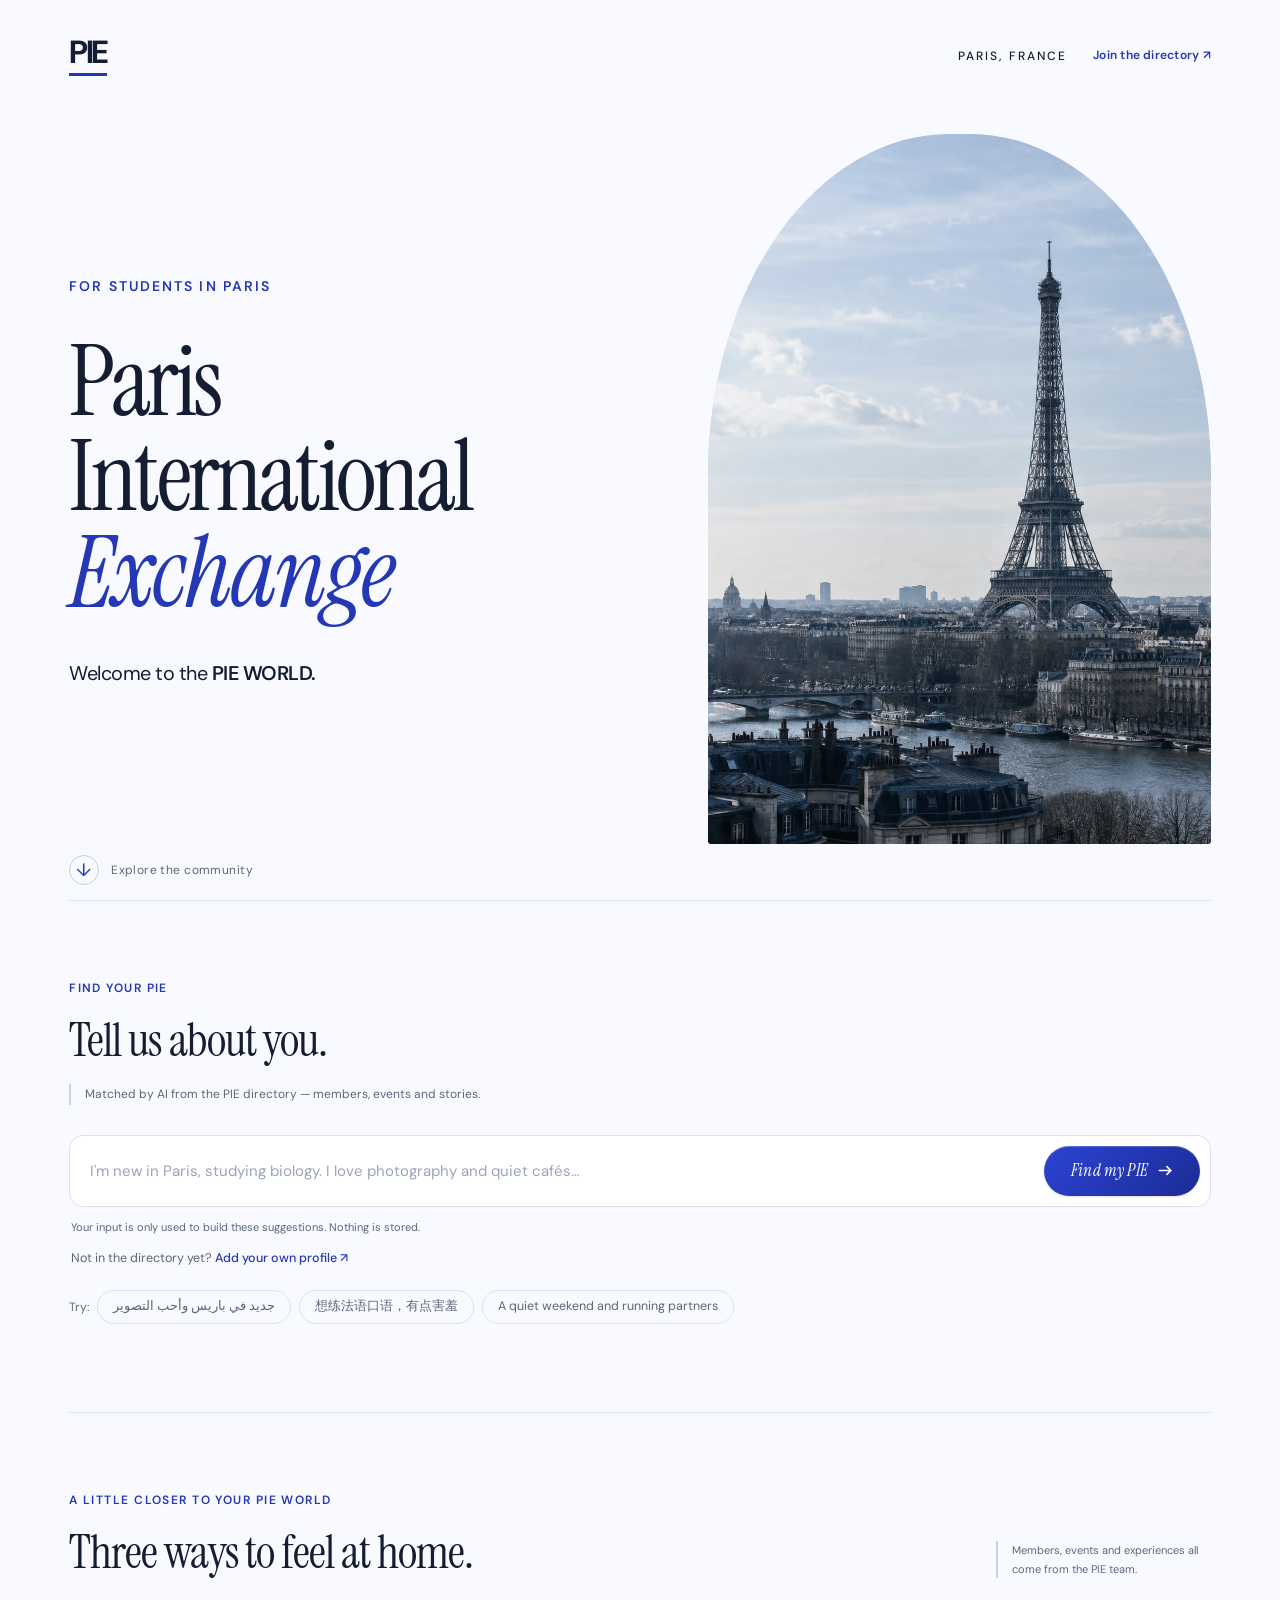
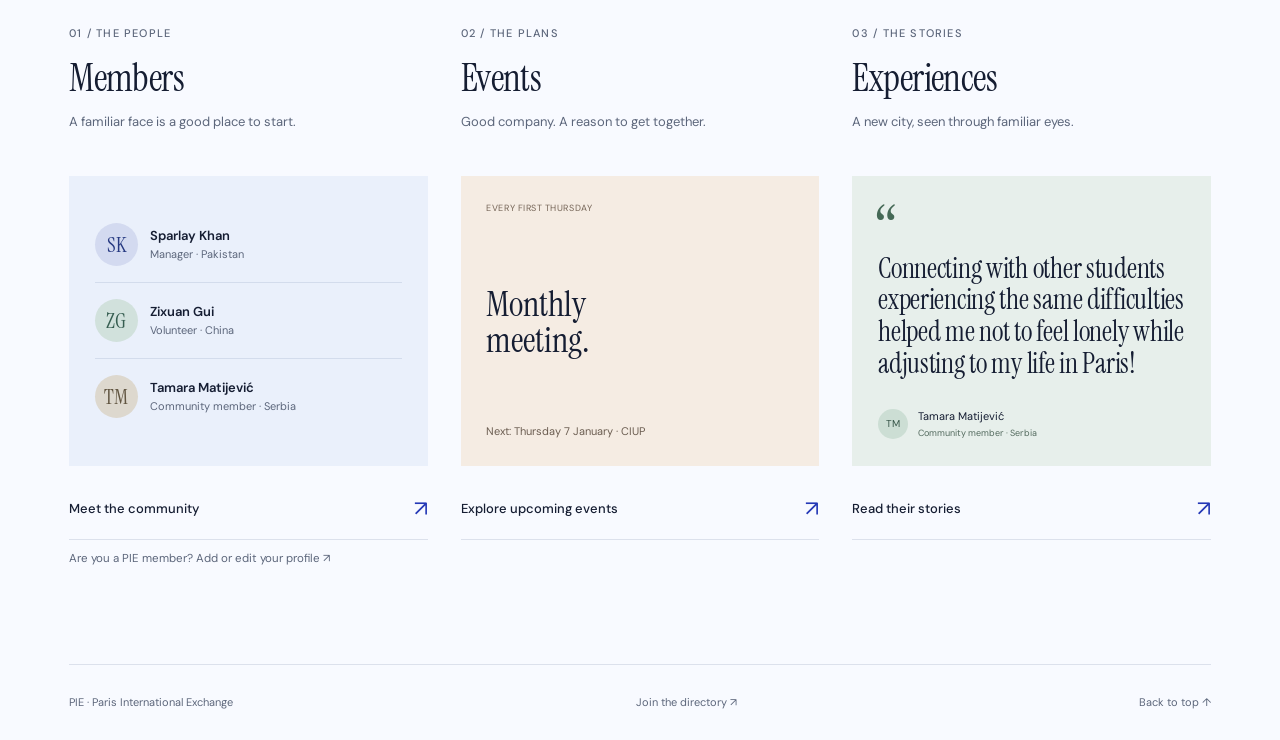
<file: index.html>
<!doctype html>
<html lang="en">
  <head>
    <meta charset="utf-8" />
    <meta name="viewport" content="width=device-width, initial-scale=1" />
    <meta name="theme-color" content="#f8faff" />
    <meta name="description" content="Paris International Exchange. A community for international students in Paris. Welcome to the PIE WORLD." />
    <title>Paris International Exchange</title>
    <link rel="icon" type="image/svg+xml" href="data:image/svg+xml,%3Csvg xmlns='http://www.w3.org/2000/svg' viewBox='0 0 64 64'%3E%3Crect width='64' height='64' rx='14' fill='%232438b6'/%3E%3Ctext x='32' y='46' text-anchor='middle' font-family='Georgia,serif' font-size='45' fill='white'%3EP%3C/text%3E%3C/svg%3E" />
    <link rel="preconnect" href="https://fonts.googleapis.com" />
    <link rel="preconnect" href="https://fonts.gstatic.com" crossorigin />
    <link href="https://fonts.googleapis.com/css2?family=DM+Sans:wght@400;500;600;700&family=Instrument+Serif:ital@0;1&display=swap" rel="stylesheet" />
    <link rel="stylesheet" href="./style.css" />
    <link rel="stylesheet" href="./community.css" />
    <script src="./main.js" defer></script>
  </head>
  <body id="top">
    <a class="skip-link" href="#main-content">Skip to content</a>
    <div class="page">
      <header class="masthead">
        <span class="wordmark" aria-label="PIE">PIE<span class="wordmark-line" aria-hidden="true"></span></span>
        <div class="masthead-side">
          <span class="location">PARIS, FRANCE</span>
          <a class="masthead-join" href="./join.html" data-account-link>Join the directory <span aria-hidden="true">↗</span></a>
        </div>
      </header>
      <main id="main-content">
        <section class="hero" aria-labelledby="hero-title">
          <div class="hero-copy">
            <p class="eyebrow">FOR STUDENTS IN PARIS</p>
            <h1 id="hero-title"><span>Paris</span><span>International</span><em>Exchange</em></h1>
            <p class="welcome">Welcome to the <strong>PIE WORLD.</strong></p>
          </div>
          <figure class="paris-visual">
            <img src="./assets/paris-editorial.webp" alt="An editorial view of the Eiffel Tower above the rooftops of Paris" width="1122" height="1402" fetchpriority="high" decoding="async" />
          </figure>
          <a class="scroll-cue" href="#discover">
            <span class="scroll-cue-arrow" aria-hidden="true">↓</span>
            <span>Explore the community</span>
          </a>
        </section>

        <section class="finder" id="finder" aria-labelledby="finder-title">
          <header class="finder-heading">
            <p class="section-kicker">FIND YOUR PIE</p>
            <h2 id="finder-title">Tell us about you.</h2>
            <p class="demo-note">Matched by AI from the PIE directory — members, events and stories.</p>
          </header>
          <form class="finder-composer" id="finder-form">
            <textarea id="finder-input" name="q" rows="1" maxlength="600" autocomplete="off" aria-label="Describe your background and what you are looking for" placeholder="I'm new in Paris, studying biology. I love photography and quiet cafés…"></textarea>
            <button type="submit" class="finder-submit" id="finder-submit"><span class="finder-submit-label">Find my PIE</span><svg class="finder-submit-arrow" viewBox="0 0 16 16" width="15" height="15" aria-hidden="true" fill="none" stroke="currentColor" stroke-width="1.7" stroke-linecap="round" stroke-linejoin="round"><path d="M1.5 8h12.5M9.5 3.8 13.7 8l-4.2 4.2" /></svg></button>
          </form>
          <p class="finder-privacy">Your input is only used to build these suggestions. Nothing is stored.</p>
          <p class="finder-join" data-account-hint>Not in the directory yet? <a href="./join.html">Add your own profile <span aria-hidden="true">↗</span></a></p>
          <div class="finder-examples">
            <span>Try:</span>
            <button type="button" class="finder-example" dir="auto" lang="ar">جديد في باريس وأحب التصوير</button>
            <button type="button" class="finder-example" dir="auto" lang="zh">想练法语口语，有点害羞</button>
            <button type="button" class="finder-example" dir="auto">A quiet weekend and running partners</button>
          </div>
          <div class="finder-results" id="finder-results" hidden aria-live="polite">
            <div class="finder-results-head">
              <span class="finder-mode" id="finder-mode" hidden></span>
              <p class="finder-results-note" id="finder-results-note"></p>
            </div>
            <p class="finder-results-summary" id="finder-results-summary" hidden></p>
            <div class="finder-grid" id="finder-grid"></div>
          </div>
        </section>

        <section class="discover" id="discover" aria-labelledby="discover-title">
          <header class="discover-heading">
            <div>
              <p class="section-kicker">A LITTLE CLOSER TO YOUR PIE WORLD</p>
              <h2 id="discover-title">Three ways to feel at home.</h2>
            </div>
            <p class="demo-note">Members, events and experiences all come from the PIE team.</p>
          </header>

          <div class="gateway-grid">
            <article class="gateway gateway--members" data-reveal>
              <p class="gateway-number">01 / THE PEOPLE</p>
              <h3>Members</h3>
              <p class="gateway-description">A familiar face is a good place to start.</p>
              <div class="gateway-preview member-preview" aria-label="Example members">
                <div class="preview-person"><span class="preview-avatar avatar--sparlay" aria-hidden="true">SK</span><div><strong>Sparlay Khan</strong><span>Manager · Pakistan</span></div></div>
                <div class="preview-person"><span class="preview-avatar avatar--zixuan" aria-hidden="true">ZG</span><div><strong>Zixuan Gui</strong><span>Volunteer · China</span></div></div>
                <div class="preview-person"><span class="preview-avatar avatar--tamara" aria-hidden="true">TM</span><div><strong>Tamara Matijević</strong><span>Community member · Serbia</span></div></div>
              </div>
              <a class="gateway-link" href="./members.html">Meet the community <span aria-hidden="true">↗</span></a>
              <a class="gateway-sub" href="./join.html" data-account-cta>Are you a PIE member? Add or edit your profile <span aria-hidden="true">↗</span></a>
            </article>

            <article class="gateway gateway--events" data-reveal>
              <p class="gateway-number">02 / THE PLANS</p>
              <h3>Events</h3>
              <p class="gateway-description">Good company. A reason to get together.</p>
              <div class="gateway-preview event-preview">
                <div class="preview-event-top"><span class="preview-event-type">EVERY FIRST THURSDAY</span></div>
                <p class="preview-event-title">Monthly<br />meeting.</p>
                <p class="preview-event-meta">Next: <span id="preview-meeting-date">the first Thursday</span> · CIUP</p>
              </div>
              <a class="gateway-link" href="./events.html">Explore upcoming events <span aria-hidden="true">↗</span></a>
            </article>

            <article class="gateway gateway--experiences" data-reveal>
              <p class="gateway-number">03 / THE STORIES</p>
              <h3>Experiences</h3>
              <p class="gateway-description">A new city, seen through familiar eyes.</p>
              <div class="gateway-preview experience-preview">
                <span class="preview-quote-mark" aria-hidden="true">&ldquo;</span>
                <blockquote>Connecting with other students experiencing the same difficulties helped me not to feel lonely while adjusting to my life in Paris!</blockquote>
                <p class="preview-story-author"><span class="story-author-dot" aria-hidden="true">TM</span><span>Tamara Matijević<span>Community member · Serbia</span></span></p>
              </div>
              <a class="gateway-link" href="./experiences.html">Read their stories <span aria-hidden="true">↗</span></a>
            </article>
          </div>
        </section>
      </main>
      <footer class="site-footer"><span>PIE · Paris International Exchange</span><a href="./join.html" data-account-link>Join the directory <span aria-hidden="true">↗</span></a><a href="#top">Back to top <span aria-hidden="true">↑</span></a></footer>
    </div>
  </body>
</html>
</file>
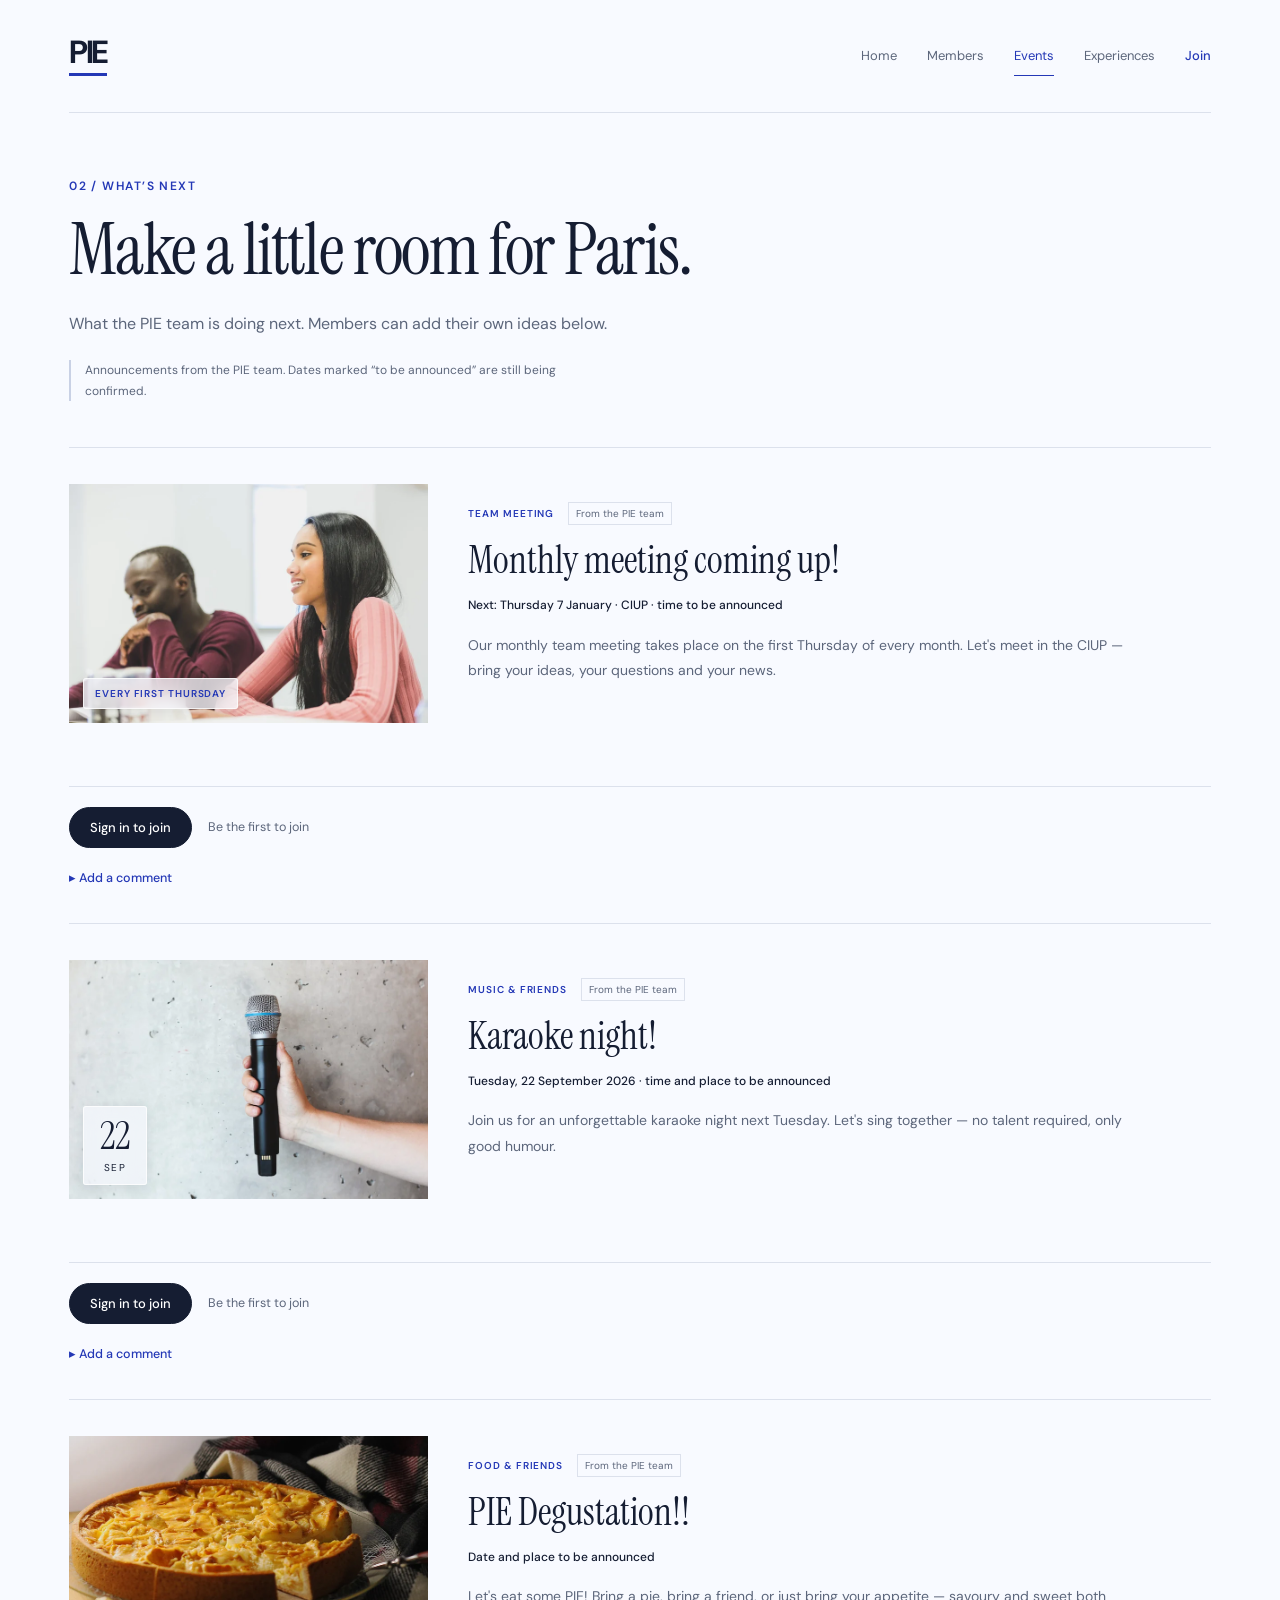
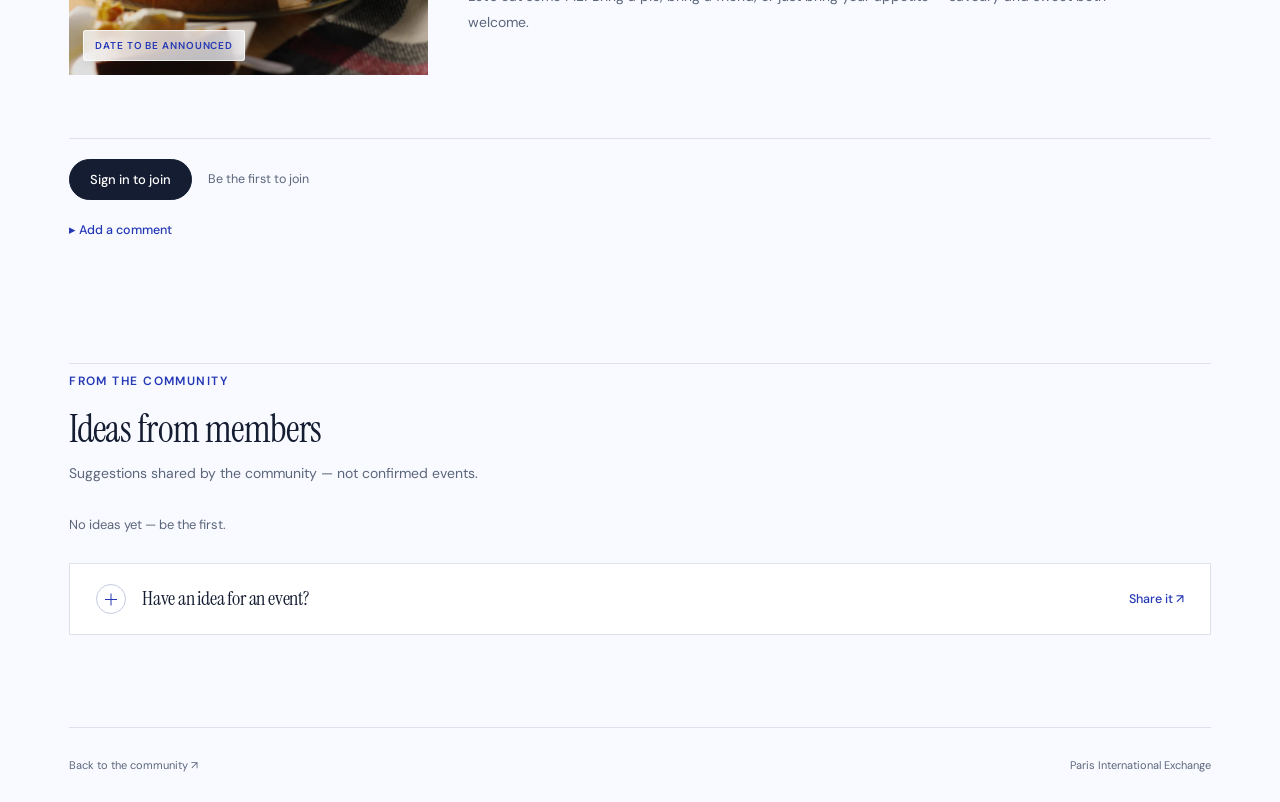
<file: events.html>
<!doctype html>
<html lang="en">
  <head>
    <meta charset="utf-8" />
    <meta name="viewport" content="width=device-width, initial-scale=1" />
    <meta name="theme-color" content="#f8faff" />
    <meta name="description" content="Preview the PIE events page: coffee, city walks, and shared moments for international students in Paris." />
    <title>Events — Paris International Exchange</title>
    <link rel="icon" type="image/svg+xml" href="data:image/svg+xml,%3Csvg xmlns='http://www.w3.org/2000/svg' viewBox='0 0 64 64'%3E%3Crect width='64' height='64' rx='14' fill='%232438b6'/%3E%3Ctext x='32' y='46' text-anchor='middle' font-family='Georgia,serif' font-size='45' fill='white'%3EP%3C/text%3E%3C/svg%3E" />
    <link rel="preconnect" href="https://fonts.googleapis.com" />
    <link rel="preconnect" href="https://fonts.gstatic.com" crossorigin />
    <link href="https://fonts.googleapis.com/css2?family=DM+Sans:wght@400;500;600;700&amp;family=Instrument+Serif:ital@0;1&amp;display=swap" rel="stylesheet" />
    <link rel="stylesheet" href="./style.css" />
    <link rel="stylesheet" href="./community.css" />
    <script src="./main.js" defer></script>
  </head>
  <body class="inner-page">
    <a class="skip-link" href="#main-content">Skip to content</a>
    <div class="page">
      <header class="masthead">
        <a class="wordmark" href="./index.html" aria-label="PIE home">PIE<span class="wordmark-line" aria-hidden="true"></span></a>
        <nav class="site-nav" aria-label="Main navigation">
          <a href="./index.html">Home</a>
          <a href="./members.html">Members</a>
          <a href="./events.html" aria-current="page">Events</a>
          <a href="./experiences.html">Experiences</a>
          <a class="site-nav-account" href="./join.html" data-account-link>Join</a>
        </nav>
      </header>
      <main id="main-content">
        <header class="page-intro">
          <p class="section-kicker">02 / WHAT’S NEXT</p>
          <h1 class="page-title">Make a little room for Paris.</h1>
          <p class="page-lead">What the PIE team is doing next. Members can add their own ideas below.</p>
          <p class="demo-note">Announcements from the PIE team. Dates marked “to be announced” are still being confirmed.</p>
        </header>
        <section class="event-list" aria-label="Example events">
          <article class="event-row" id="monthly-meeting">
            <div class="event-media">
              <figure class="event-photo">
                <img src="./assets/event-monthly-meeting.webp" alt="Two students talking at a table during a meeting" width="800" height="533" loading="lazy" decoding="async" />
              </figure>
              <p class="event-badge">EVERY FIRST THURSDAY</p>
            </div>
            <div class="event-body">
              <div class="event-heading">
                <p class="event-category">TEAM MEETING</p>
                <span class="event-status">From the PIE team</span>
              </div>
              <h2>Monthly meeting coming up!</h2>
              <p class="event-meta">Next: <time id="next-meeting-date" datetime="">the first Thursday of the month</time> · CIUP · time to be announced</p>
              <p class="card-summary">Our monthly team meeting takes place on the first Thursday of every month. Let's meet in the CIUP — bring your ideas, your questions and your news.</p>
            </div>
          </article>
          <article class="event-row" id="karaoke-night">
            <div class="event-media">
              <figure class="event-photo">
                <img src="./assets/event-karaoke-night.webp" alt="A hand holding a microphone" width="800" height="533" loading="lazy" decoding="async" />
              </figure>
              <time class="event-date" datetime="2026-09-22"><span>22</span><small>SEP</small></time>
            </div>
            <div class="event-body">
              <div class="event-heading">
                <p class="event-category">MUSIC &amp; FRIENDS</p>
                <span class="event-status">From the PIE team</span>
              </div>
              <h2>Karaoke night!</h2>
              <p class="event-meta">Tuesday, 22 September 2026 · time and place to be announced</p>
              <p class="card-summary">Join us for an unforgettable karaoke night next Tuesday. Let's sing together — no talent required, only good humour.</p>
            </div>
          </article>
          <article class="event-row" id="pie-degustation">
            <div class="event-media">
              <figure class="event-photo">
                <img src="./assets/event-pie-degustation.webp" alt="A sliced apple pie on a plate" width="800" height="533" loading="lazy" decoding="async" />
              </figure>
              <p class="event-badge">DATE TO BE ANNOUNCED</p>
            </div>
            <div class="event-body">
              <div class="event-heading">
                <p class="event-category">FOOD &amp; FRIENDS</p>
                <span class="event-status">From the PIE team</span>
              </div>
              <h2>PIE Degustation!!</h2>
              <p class="event-meta">Date and place to be announced</p>
              <p class="card-summary">Let's eat some PIE! Bring a pie, bring a friend, or just bring your appetite — savoury and sweet both welcome.</p>
            </div>
          </article>
        </section>


        <section class="ideas" aria-labelledby="ideas-title">
          <header class="ideas-heading">
            <p class="section-kicker">FROM THE COMMUNITY</p>
            <h2 id="ideas-title">Ideas from members</h2>
            <p class="ideas-lead">Suggestions shared by the community — not confirmed events.</p>
          </header>

          <div class="ideas-list" id="ideas-list" aria-live="polite"></div>
          <p class="ideas-empty" id="ideas-empty">No ideas yet — be the first.</p>

          <details class="share" id="share-idea">
            <summary class="share-trigger">
              <span class="share-icon" aria-hidden="true"></span>
              <span class="share-title">Have an idea for an event?</span>
              <span class="share-cta">Share it <span aria-hidden="true">↗</span></span>
            </summary>

            <form class="post-form" id="idea-form" hidden>
              <div class="post-main">
                <label for="idea-text">Your idea</label>
                <textarea id="idea-text" rows="3" maxlength="200" placeholder="A picnic in the park when it gets warmer…"></textarea>

                <details class="post-details" id="idea-details">
                  <summary>Add details <span class="join-optional">optional — date, time, place</span></summary>
                  <div class="post-details-grid">
                    <div class="join-field">
                      <label for="idea-title">Event name</label>
                      <input id="idea-title" maxlength="60" placeholder="Karaoke night" />
                    </div>
                    <div class="join-field">
                      <label for="idea-date">Suggested date</label>
                      <input id="idea-date" type="date" />
                    </div>
                    <div class="join-field">
                      <label for="idea-time">Time</label>
                      <input id="idea-time" type="time" />
                    </div>
                    <div class="join-field">
                      <label for="idea-place">Place</label>
                      <input id="idea-place" maxlength="60" placeholder="Parc de Sceaux" />
                    </div>
                  </div>
                  <label class="join-check"><input type="checkbox" id="idea-flexible" /> <span>The date is flexible — I am not fixed on a day</span></label>
                </details>
              </div>

              <div class="post-side">
                <div class="join-field">
                  <label for="idea-name">Name <span class="join-optional">optional — leave empty to stay anonymous</span></label>
                  <input id="idea-name" maxlength="40" />
                </div>
              </div>

              <div class="post-actions">
                <button type="submit" class="finder-submit" id="idea-submit"><span class="finder-submit-label">Submit idea</span></button>
                <button type="button" class="join-link" id="idea-cancel" hidden>Cancel edit</button>
                <p class="join-hint join-hint--status" id="idea-hint"></p>
              </div>
            </form>

            <p class="ideas-signin" id="ideas-signin">Only verified members can share an idea. <a href="./join.html">Verify your email to join</a>.</p>
          </details>
        </section>
      </main>
      <footer class="site-footer">
        <a href="./index.html#discover">Back to the community <span aria-hidden="true">↗</span></a>
        <span>Paris International Exchange</span>
      </footer>
    </div>
  </body>
</html>
</file>
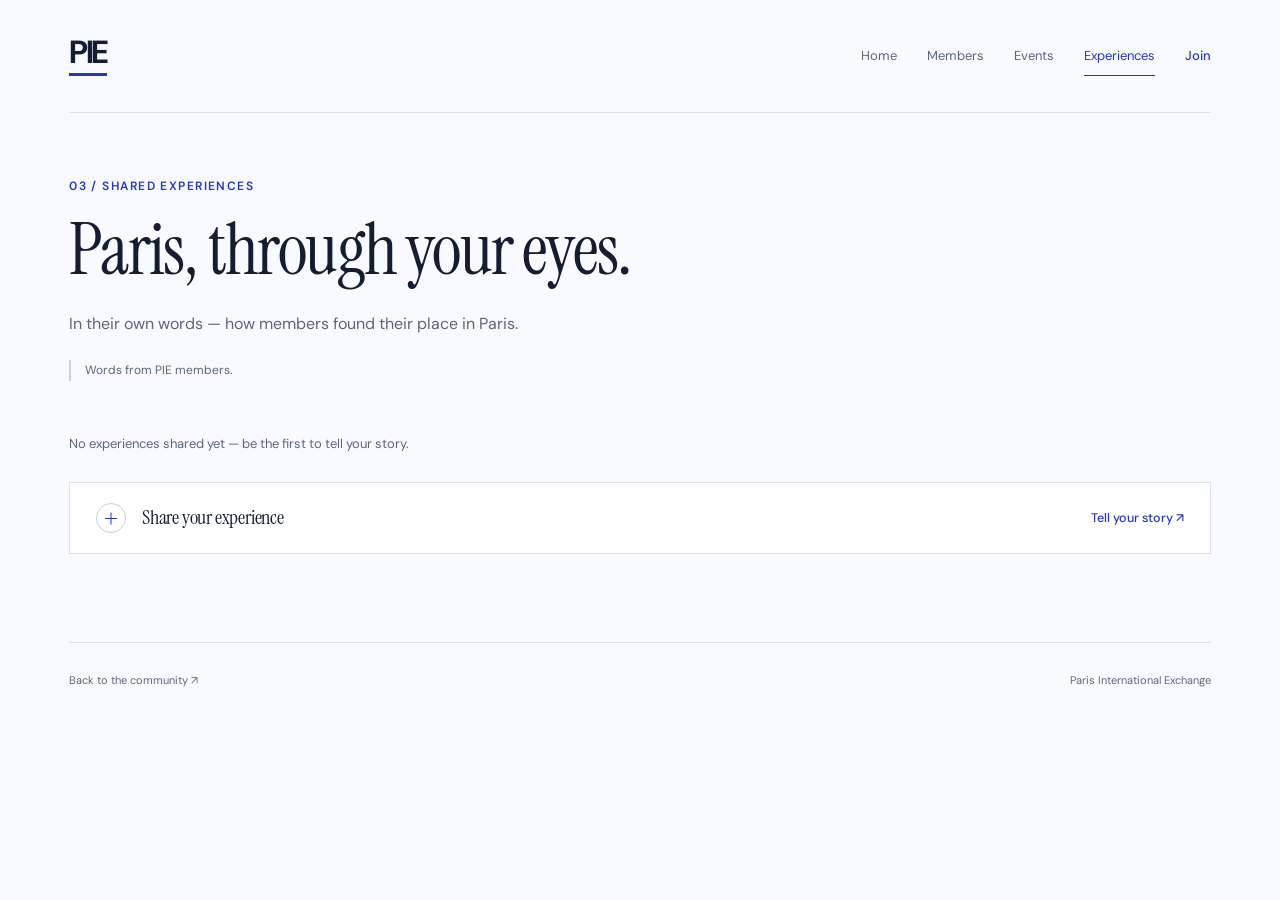
<file: experiences.html>
<!doctype html>
<html lang="en">
  <head>
    <meta charset="utf-8" />
    <meta name="viewport" content="width=device-width, initial-scale=1" />
    <meta name="theme-color" content="#f8faff" />
    <meta name="description" content="Explore a preview of shared PIE experiences: small stories about finding friends, routines, and a place in Paris." />
    <title>Experiences — Paris International Exchange</title>
    <link rel="icon" type="image/svg+xml" href="data:image/svg+xml,%3Csvg xmlns='http://www.w3.org/2000/svg' viewBox='0 0 64 64'%3E%3Crect width='64' height='64' rx='14' fill='%232438b6'/%3E%3Ctext x='32' y='46' text-anchor='middle' font-family='Georgia,serif' font-size='45' fill='white'%3EP%3C/text%3E%3C/svg%3E" />
    <link rel="preconnect" href="https://fonts.googleapis.com" />
    <link rel="preconnect" href="https://fonts.gstatic.com" crossorigin />
    <link href="https://fonts.googleapis.com/css2?family=DM+Sans:wght@400;500;600;700&amp;family=Instrument+Serif:ital@0;1&amp;display=swap" rel="stylesheet" />
    <link rel="stylesheet" href="./style.css" />
    <link rel="stylesheet" href="./community.css" />
    <script src="./main.js" defer></script>
  </head>
  <body class="inner-page">
    <a class="skip-link" href="#main-content">Skip to content</a>
    <div class="page">
      <header class="masthead">
        <a class="wordmark" href="./index.html" aria-label="PIE home">PIE<span class="wordmark-line" aria-hidden="true"></span></a>
        <nav class="site-nav" aria-label="Main navigation">
          <a href="./index.html">Home</a>
          <a href="./members.html">Members</a>
          <a href="./events.html">Events</a>
          <a href="./experiences.html" aria-current="page">Experiences</a>
          <a class="site-nav-account" href="./join.html" data-account-link>Join</a>
        </nav>
      </header>
      <main id="main-content">
        <header class="page-intro">
          <p class="section-kicker">03 / SHARED EXPERIENCES</p>
          <h1 class="page-title">Paris, through your eyes.</h1>
          <p class="page-lead">In their own words — how members found their place in Paris.</p>
          <p class="demo-note">Words from PIE members.</p>
        </header>
        <section class="voices" aria-label="Member experiences">
          <div class="voice-grid" id="voice-grid" aria-live="polite"></div>
          <p class="voices-empty" id="voices-empty">No experiences shared yet — be the first to tell your story.</p>

          <details class="share" id="share-voice">
            <summary class="share-trigger">
              <span class="share-icon" aria-hidden="true"></span>
              <span class="share-title">Share your experience</span>
              <span class="share-cta">Tell your story <span aria-hidden="true">↗</span></span>
            </summary>

            <form class="post-form" id="voice-form" hidden>
              <div class="post-main">
                <label for="voice-quote">Your experience <span class="join-optional">what would you tell a new member?</span></label>
                <textarea id="voice-quote" rows="3" maxlength="240" placeholder="The thing I would tell someone who has just arrived…"></textarea>

                <details class="post-details" id="voice-details">
                  <summary>Add more <span class="join-optional">optional — place, details</span></summary>
                  <div class="post-details-grid">
                    <div class="join-field">
                      <label for="voice-place">Place or recommendation</label>
                      <input id="voice-place" maxlength="60" placeholder="La Felicità, Station F" />
                    </div>
                  </div>
                  <div class="join-field">
                    <label for="voice-body">Tell us more</label>
                    <textarea id="voice-body" rows="4" maxlength="600" placeholder="Practical details — how to get there, when to go…"></textarea>
                  </div>
                </details>
              </div>

              <div class="post-side">
                <div class="join-field">
                  <label>Sharing as</label>
                  <p class="voice-identity" id="voice-identity">Your profile</p>
                </div>
              </div>

              <div class="post-actions">
                <button type="submit" class="finder-submit" id="voice-submit"><span class="finder-submit-label">Publish</span></button>
                <button type="button" class="join-link" id="voice-cancel" hidden>Cancel edit</button>
                <p class="join-hint join-hint--status" id="voice-hint"></p>
              </div>
            </form>

            <p class="ideas-signin" id="voices-signin">Only verified members can share an experience. <a href="./join.html">Verify your email to join</a>.</p>
          </details>
        </section>
      </main>
      <footer class="site-footer">
        <a href="./index.html#discover">Back to the community <span aria-hidden="true">↗</span></a>
        <span>Paris International Exchange</span>
      </footer>
    </div>
  </body>
</html>
</file>
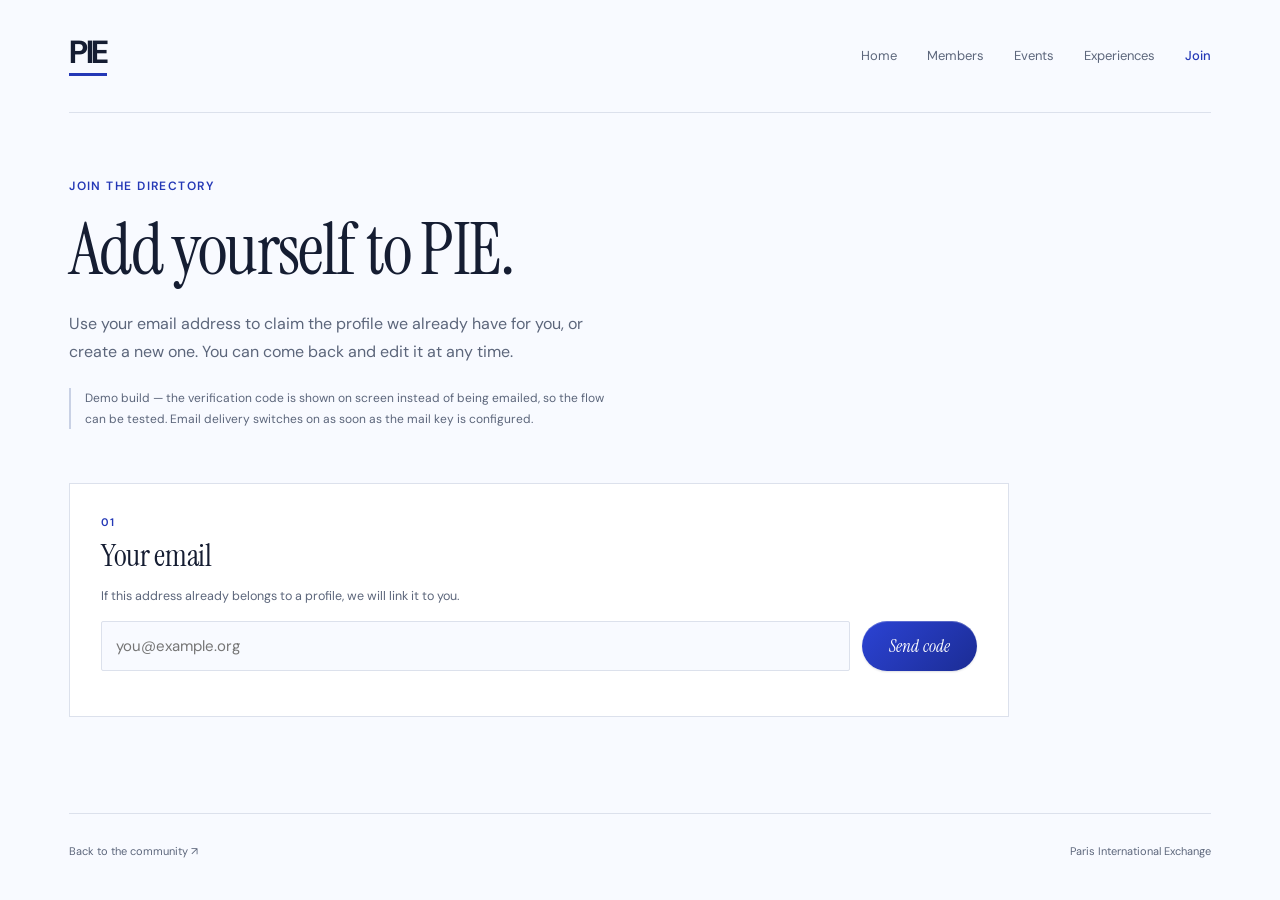
<file: join.html>
<!doctype html>
<html lang="en">
  <head>
    <meta charset="utf-8" />
    <meta name="viewport" content="width=device-width, initial-scale=1" />
    <meta name="theme-color" content="#f8faff" />
    <meta name="description" content="Claim your PIE profile or add yourself to the community directory." />
    <title>Join the directory — Paris International Exchange</title>
    <link rel="icon" type="image/svg+xml" href="data:image/svg+xml,%3Csvg xmlns='http://www.w3.org/2000/svg' viewBox='0 0 64 64'%3E%3Crect width='64' height='64' rx='14' fill='%232438b6'/%3E%3Ctext x='32' y='46' text-anchor='middle' font-family='Georgia,serif' font-size='45' fill='white'%3EP%3C/text%3E%3C/svg%3E" />
    <link rel="preconnect" href="https://fonts.googleapis.com" />
    <link rel="preconnect" href="https://fonts.gstatic.com" crossorigin />
    <link href="https://fonts.googleapis.com/css2?family=DM+Sans:wght@400;500;600;700&amp;family=Instrument+Serif:ital@0;1&amp;display=swap" rel="stylesheet" />
    <link rel="stylesheet" href="./style.css" />
    <link rel="stylesheet" href="./community.css" />
    <script src="./main.js" defer></script>
  </head>
  <body class="inner-page">
    <a class="skip-link" href="#main-content">Skip to content</a>
    <div class="page">
      <header class="masthead">
        <a class="wordmark" href="./index.html" aria-label="PIE home">PIE<span class="wordmark-line" aria-hidden="true"></span></a>
        <nav class="site-nav" aria-label="Main navigation">
          <a href="./index.html">Home</a>
          <a href="./members.html">Members</a>
          <a href="./events.html">Events</a>
          <a href="./experiences.html">Experiences</a>
          <a class="site-nav-account" href="./join.html" data-account-link>Join</a>
        </nav>
      </header>
      <main id="main-content">
        <header class="page-intro">
          <p class="section-kicker">JOIN THE DIRECTORY</p>
          <h1 class="page-title">Add yourself to PIE.</h1>
          <p class="page-lead">Use your email address to claim the profile we already have for you, or create a new one. You can come back and edit it at any time.</p>
          <p class="demo-note" id="join-mode-note">Demo build — the verification code is shown on screen instead of being emailed, so the flow can be tested. Email delivery switches on as soon as the mail key is configured.</p>
        </header>

        <section class="join" aria-label="Join or edit your profile">
          <div class="join-step join-signedin" id="join-signed-in" hidden>
            <p class="join-step-number">SIGNED IN</p>
            <div class="join-signedin-row">
              <p class="join-signedin-who" id="join-signed-in-who"></p>
              <button type="button" class="join-link" id="join-top-signout">Sign out</button>
              <button type="button" class="join-link" id="join-switch">Switch account</button>
            </div>
          </div>

          <div class="join-step" id="join-step-email">
            <p class="join-step-number">01</p>
            <h2>Your email</h2>
            <p class="join-hint">If this address already belongs to a profile, we will link it to you.</p>
            <div class="join-row">
              <input id="join-email" type="email" autocomplete="email" placeholder="you@example.org" aria-label="Email address" />
              <button type="button" class="finder-submit" id="join-send"><span class="finder-submit-label">Send code</span></button>
            </div>
            <p class="join-hint join-hint--status" id="join-email-hint"></p>
          </div>

          <div class="join-step" id="join-step-code" hidden>
            <p class="join-step-number">02</p>
            <h2>Verification code</h2>
            <p class="join-hint" id="join-code-hint">Enter the six-digit code we sent to your address.</p>
            <div class="join-row">
              <input id="join-code" inputmode="numeric" autocomplete="one-time-code" maxlength="6" placeholder="000000" aria-label="Verification code" />
              <button type="button" class="finder-submit" id="join-verify"><span class="finder-submit-label">Verify</span></button>
            </div>
            <p class="join-hint join-hint--status" id="join-verify-hint"></p>
          </div>

          <form class="join-step" id="join-step-profile" hidden>
            <p class="join-step-number">03</p>
            <h2>Your profile</h2>
            <p class="join-hint" id="join-profile-hint"></p>
            <div class="join-grid">
              <div class="join-field">
                <label for="join-name">Name</label>
                <input id="join-name" maxlength="60" autocomplete="name" />
              </div>
              <div class="join-field">
                <label for="join-role">Role</label>
                <input id="join-role" maxlength="60" placeholder="Community member" />
              </div>
              <div class="join-field">
                <label for="join-country">Country <span class="join-optional">optional</span></label>
                <input id="join-country" maxlength="40" />
              </div>
              <div class="join-field">
                <label for="join-tags">Interests <span class="join-optional">comma separated, up to 8</span></label>
                <input id="join-tags" maxlength="240" placeholder="Photography, Hiking, Cooking" />
              </div>
              <div class="join-field join-field--wide">
                <label for="join-summary">Short introduction</label>
                <textarea id="join-summary" rows="3" maxlength="320" placeholder="A sentence or two about you and what you would like to find in PIE."></textarea>
              </div>
              <div class="join-field join-field--wide join-photo-field">
                <label for="join-photo">Photo <span class="join-optional">optional, square works best</span></label>
                <div class="join-photo-row">
                  <img id="join-photo-preview" alt="" hidden />
                  <input id="join-photo" type="file" accept="image/*" />
                </div>
              </div>
            </div>
            <p class="join-hint join-note-static">Your email address is shown on your public profile.</p>
            <div class="join-actions">
              <button type="submit" class="finder-submit" id="join-save"><span class="finder-submit-label">Save profile</span></button>
              <a class="join-link" href="./members.html">View the directory</a>
              <button type="button" class="join-link" id="join-signout">Sign out</button>
              <button type="button" class="join-link join-link--danger" id="join-delete" hidden>Delete my profile</button>
            </div>
            <p class="join-hint join-hint--status" id="join-save-hint"></p>
          </form>
        </section>
      </main>
      <footer class="site-footer">
        <a href="./index.html#discover">Back to the community <span aria-hidden="true">↗</span></a>
        <span>Paris International Exchange</span>
      </footer>
    </div>
  </body>
</html>
</file>
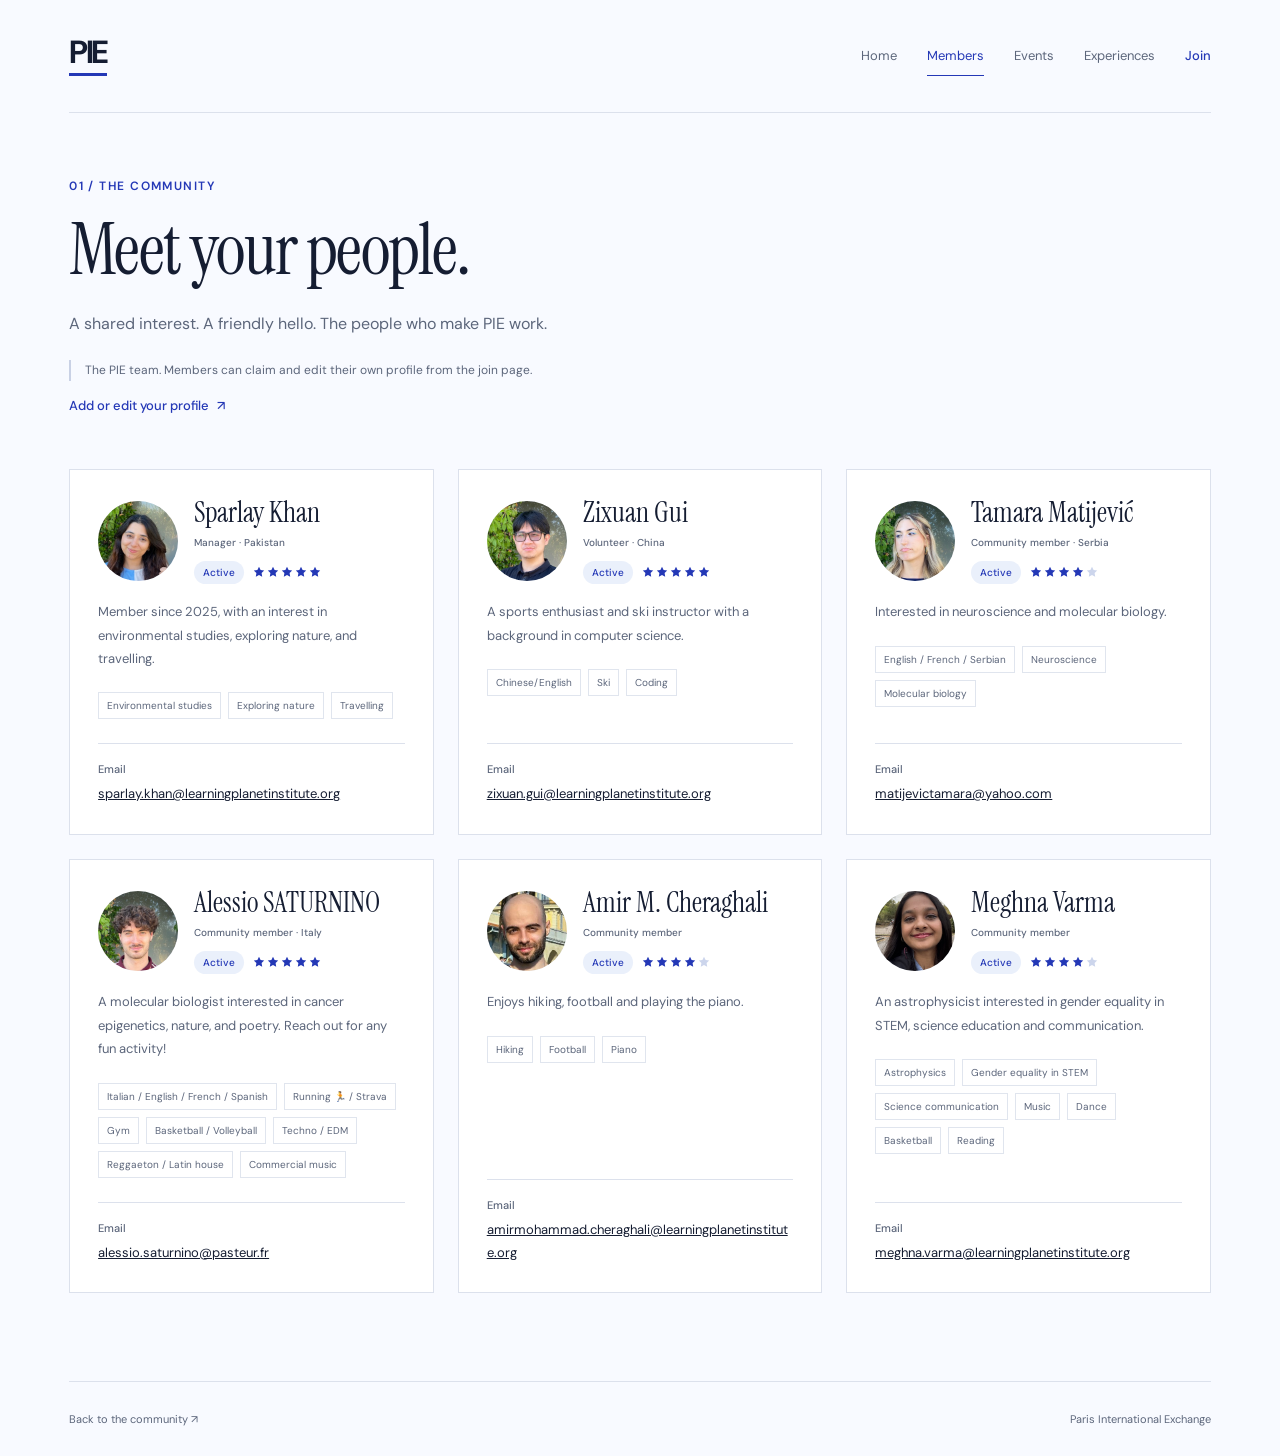
<file: members.html>
<!doctype html>
<html lang="en">
  <head>
    <meta charset="utf-8" />
    <meta name="viewport" content="width=device-width, initial-scale=1" />
    <meta name="theme-color" content="#f8faff" />
    <meta name="description" content="Explore a preview of the PIE community. Meet the people who make Paris feel a little more familiar." />
    <title>Members — Paris International Exchange</title>
    <link rel="icon" type="image/svg+xml" href="data:image/svg+xml,%3Csvg xmlns='http://www.w3.org/2000/svg' viewBox='0 0 64 64'%3E%3Crect width='64' height='64' rx='14' fill='%232438b6'/%3E%3Ctext x='32' y='46' text-anchor='middle' font-family='Georgia,serif' font-size='45' fill='white'%3EP%3C/text%3E%3C/svg%3E" />
    <link rel="preconnect" href="https://fonts.googleapis.com" />
    <link rel="preconnect" href="https://fonts.gstatic.com" crossorigin />
    <link href="https://fonts.googleapis.com/css2?family=DM+Sans:wght@400;500;600;700&amp;family=Instrument+Serif:ital@0;1&amp;display=swap" rel="stylesheet" />
    <link rel="stylesheet" href="./style.css" />
    <link rel="stylesheet" href="./community.css" />
    <script src="./main.js" defer></script>
  </head>
  <body class="inner-page">
    <a class="skip-link" href="#main-content">Skip to content</a>
    <div class="page">
      <header class="masthead">
        <a class="wordmark" href="./index.html" aria-label="PIE home">PIE<span class="wordmark-line" aria-hidden="true"></span></a>
        <nav class="site-nav" aria-label="Main navigation">
          <a href="./index.html">Home</a>
          <a href="./members.html" aria-current="page">Members</a>
          <a href="./events.html">Events</a>
          <a href="./experiences.html">Experiences</a>
          <a class="site-nav-account" href="./join.html" data-account-link>Join</a>
        </nav>
      </header>
      <main id="main-content">
        <header class="page-intro">
          <p class="section-kicker">01 / THE COMMUNITY</p>
          <h1 class="page-title">Meet your people.</h1>
          <p class="page-lead">A shared interest. A friendly hello. The people who make PIE work.</p>
          <p class="demo-note">The PIE team. Members can claim and edit their own profile from the join page.</p>
          <a class="join-cta" href="./join.html">Add or edit your profile <span aria-hidden="true">↗</span></a>
        </header>
        <section class="member-grid" id="member-grid" aria-label="Member profiles">
          <article class="member-card" id="sparlay-khan">
            <div class="member-card-header">
              <div class="member-portrait member-portrait--photo">
                <img src="./assets/member-sparlay-khan.jpeg" alt="Portrait of Sparlay Khan" width="480" height="640" loading="lazy" decoding="async" />
              </div>
              <div class="member-identity">
                <h2>Sparlay Khan</h2>
                <p class="member-role">Manager · Pakistan</p>
                <span class="member-status member-status--active">Active</span>
                <span class="member-activity" role="img" aria-label="Activity level: 5 out of 5" title="Activity level"><i class="is-filled"></i><i class="is-filled"></i><i class="is-filled"></i><i class="is-filled"></i><i class="is-filled"></i></span>
              </div>
            </div>
            <p class="card-summary">Member since 2025, with an interest in environmental studies, exploring nature, and travelling.</p>
            <ul class="tag-list" aria-label="Areas to help with and hobbies"><li>Environmental studies</li><li>Exploring nature</li><li>Travelling</li></ul>
            <dl class="member-contact">
              <dt>Email</dt>
              <dd><a href="mailto:sparlay.khan@learningplanetinstitute.org">sparlay.khan@learningplanetinstitute.org</a></dd>
            </dl>
          </article>
          <article class="member-card" id="zixuan-gui">
            <div class="member-card-header">
              <div class="member-portrait member-portrait--photo">
                <img src="./assets/member-zixuan-gui.jpeg" alt="Portrait of Zixuan Gui" width="480" height="640" loading="lazy" decoding="async" />
              </div>
              <div class="member-identity">
                <h2>Zixuan Gui</h2>
                <p class="member-role">Volunteer · China</p>
                <span class="member-status member-status--active">Active</span>
                <span class="member-activity" role="img" aria-label="Activity level: 5 out of 5" title="Activity level"><i class="is-filled"></i><i class="is-filled"></i><i class="is-filled"></i><i class="is-filled"></i><i class="is-filled"></i></span>
              </div>
            </div>
            <p class="card-summary">A sports enthusiast and ski instructor with a background in computer science.</p>
            <ul class="tag-list" aria-label="Languages and interests"><li>Chinese/English</li><li>Ski</li><li>Coding</li></ul>
            <dl class="member-contact">
              <dt>Email</dt>
              <dd><a href="mailto:zixuan.gui@learningplanetinstitute.org">zixuan.gui@learningplanetinstitute.org</a></dd>
            </dl>
          </article>
          <article class="member-card" id="tamara-matijevic">
            <div class="member-card-header">
              <div class="member-portrait member-portrait--photo member-portrait--tamara">
                <img src="./assets/member-tamara-matijevic.jpeg" alt="Portrait of Tamara Matijević" width="480" height="640" loading="lazy" decoding="async" />
              </div>
              <div class="member-identity">
                <h2>Tamara Matijević</h2>
                <p class="member-role">Community member · Serbia</p>
                <span class="member-status member-status--active">Active</span>
                <span class="member-activity" role="img" aria-label="Activity level: 4 out of 5" title="Activity level"><i class="is-filled"></i><i class="is-filled"></i><i class="is-filled"></i><i class="is-filled"></i><i></i></span>
              </div>
            </div>
            <p class="card-summary">Interested in neuroscience and molecular biology.</p>
            <ul class="tag-list" aria-label="Languages and interests"><li>English / French / Serbian</li><li>Neuroscience</li><li>Molecular biology</li></ul>
            <dl class="member-contact">
              <dt>Email</dt>
              <dd><a href="mailto:matijevictamara@yahoo.com">matijevictamara@yahoo.com</a></dd>
            </dl>
          </article>
          <article class="member-card" id="alessio-saturnino">
            <div class="member-card-header">
              <div class="member-portrait member-portrait--photo">
                <img src="./assets/member-alessio-saturnino.jpeg" alt="Portrait of Alessio SATURNINO" width="480" height="640" loading="lazy" decoding="async" />
              </div>
              <div class="member-identity">
                <h2>Alessio SATURNINO</h2>
                <p class="member-role">Community member · Italy</p>
                <span class="member-status member-status--active">Active</span>
                <span class="member-activity" role="img" aria-label="Activity level: 5 out of 5" title="Activity level"><i class="is-filled"></i><i class="is-filled"></i><i class="is-filled"></i><i class="is-filled"></i><i class="is-filled"></i></span>
              </div>
            </div>
            <p class="card-summary">A molecular biologist interested in cancer epigenetics, nature, and poetry. Reach out for any fun activity!</p>
            <ul class="tag-list" aria-label="Languages and interests"><li>Italian / English / French / Spanish</li><li>Running 🏃 / Strava</li><li>Gym</li><li>Basketball / Volleyball</li><li>Techno / EDM</li><li>Reggaeton / Latin house</li><li>Commercial music</li></ul>
            <dl class="member-contact">
              <dt>Email</dt>
              <dd><a href="mailto:alessio.saturnino@pasteur.fr">alessio.saturnino@pasteur.fr</a></dd>
            </dl>
          </article>
          <article class="member-card" id="amir-cheraghali">
            <div class="member-card-header">
              <div class="member-portrait member-portrait--photo member-portrait--amir">
                <img src="./assets/member-amir-cheraghali.png" alt="Portrait of Amir M. Cheraghali" width="477" height="477" loading="lazy" decoding="async" />
              </div>
              <div class="member-identity">
                <h2>Amir M. Cheraghali</h2>
                <p class="member-role">Community member</p>
                <span class="member-status member-status--active">Active</span>
                <span class="member-activity" role="img" aria-label="Activity level: 4 out of 5" title="Activity level"><i class="is-filled"></i><i class="is-filled"></i><i class="is-filled"></i><i class="is-filled"></i><i></i></span>
              </div>
            </div>
            <p class="card-summary">Enjoys hiking, football and playing the piano.</p>
            <ul class="tag-list" aria-label="Hobbies"><li>Hiking</li><li>Football</li><li>Piano</li></ul>
            <dl class="member-contact">
              <dt>Email</dt>
              <dd><a href="mailto:amirmohammad.cheraghali@learningplanetinstitute.org">amirmohammad.cheraghali@learningplanetinstitute.org</a></dd>
            </dl>
          </article>
          <article class="member-card" id="meghna-varma">
            <div class="member-card-header">
              <div class="member-portrait member-portrait--photo member-portrait--meghna">
                <img src="./assets/member-meghna-varma.jpeg" alt="Portrait of Meghna Varma" width="720" height="960" loading="lazy" decoding="async" />
              </div>
              <div class="member-identity">
                <h2>Meghna Varma</h2>
                <p class="member-role">Community member</p>
                <span class="member-status member-status--active">Active</span>
                <span class="member-activity" role="img" aria-label="Activity level: 4 out of 5" title="Activity level"><i class="is-filled"></i><i class="is-filled"></i><i class="is-filled"></i><i class="is-filled"></i><i></i></span>
              </div>
            </div>
            <p class="card-summary">An astrophysicist interested in gender equality in STEM, science education and communication.</p>
            <ul class="tag-list" aria-label="Academic interests and hobbies"><li>Astrophysics</li><li>Gender equality in STEM</li><li>Science communication</li><li>Music</li><li>Dance</li><li>Basketball</li><li>Reading</li></ul>
            <dl class="member-contact">
              <dt>Email</dt>
              <dd><a href="mailto:meghna.varma@learningplanetinstitute.org">meghna.varma@learningplanetinstitute.org</a></dd>
            </dl>
          </article>
        </section>
      </main>
      <footer class="site-footer">
        <a href="./index.html#discover">Back to the community <span aria-hidden="true">↗</span></a>
        <span>Paris International Exchange</span>
      </footer>
    </div>
  </body>
</html>
</file>
<file: style.css>
:root {
  color-scheme: light;
  --paper: #f8faff;
  --ink: #151d32;
  --blue: #2438b6;
  --sans: 'DM Sans', sans-serif;
  --serif: 'Instrument Serif', Georgia, serif;
}

* { box-sizing: border-box; }
html { background: var(--paper); }
body { margin: 0; color: var(--ink); font-family: var(--sans); -webkit-font-smoothing: antialiased; }
::selection { background: #dce2ff; color: var(--ink); }
.page { max-width: 1800px; margin-inline: auto; padding: 0 clamp(24px, 5.4vw, 96px); }
.masthead { min-height: 112px; display: flex; align-items: center; justify-content: space-between; gap: 24px; }
.wordmark { display: inline-flex; flex-direction: column; font-size: 32px; line-height: 1; letter-spacing: -.075em; font-weight: 700; }
.wordmark-line { width: 100%; height: 3px; margin-top: 5px; background: var(--blue); }
.location { font-size: 12px; letter-spacing: .17em; font-weight: 500; }
.hero { min-height: min(790px, calc(100svh - 112px)); display: grid; grid-template-columns: 1.17fr 1fr; align-items: center; gap: clamp(28px, 4vw, 72px); padding: 22px 0 56px; }
.hero-copy { position: relative; z-index: 1; padding-bottom: 12px; }
.eyebrow { margin: 0 0 clamp(28px, 3vw, 48px); font-size: 14px; font-weight: 600; letter-spacing: .15em; color: var(--blue); }
h1 { margin: 0; font-family: var(--serif); font-size: clamp(70px, 7.7vw, 138px); line-height: .97; letter-spacing: -.035em; font-weight: 400; }
h1 span, h1 em { display: block; }
h1 em { color: var(--blue); font-weight: 400; letter-spacing: -.02em; }
.welcome { font-size: clamp(18px, 1.55vw, 26px); line-height: 1.5; margin: clamp(28px, 3vw, 46px) 0 0; font-weight: 400; letter-spacing: -.025em; }
.welcome strong { font-weight: 600; }
.paris-visual { position: relative; margin: 0; align-self: center; height: clamp(510px, calc(100svh - 190px), 730px); overflow: hidden; border-radius: 48% 48% 3px 3px; background: #dbe5f1; }
.paris-visual img { display: block; width: 100%; height: 100%; object-fit: cover; object-position: 55% 50%; }

@media (prefers-reduced-motion: no-preference) {
  .hero-copy { animation: appear .8s ease-out both; }
  .paris-visual { animation: appear 1.05s .12s ease-out both; }
  @keyframes appear { from { opacity: 0; transform: translateY(14px); } to { opacity: 1; transform: translateY(0); } }
}

@media (min-width: 1600px) {
  .hero { min-height: 830px; }
}

@media (max-width: 1000px) and (min-width: 721px) {
  .page { padding-inline: 34px; }
  .hero { gap: 24px; grid-template-columns: 1.1fr 1fr; }
  h1 { font-size: clamp(66px, 7.7vw, 88px); }
  .paris-visual { height: clamp(470px, calc(100svh - 190px), 730px); }
}

@media (max-width: 720px) {
  .page { --mobile-gutter: 24px; padding-inline: var(--mobile-gutter); }
  .masthead { min-height: 86px; }
  .wordmark { font-size: 28px; }
  .location { font-size: 12px; letter-spacing: .12em; }
  .hero { position: relative; isolation: isolate; min-height: max(600px, calc(100svh - 86px)); grid-template-columns: 1fr; align-items: start; gap: 0; padding: 32px 0 48px; }
  .hero-copy { padding: 0; animation: none; }
  .eyebrow { font-size: 13px; letter-spacing: .11em; margin-bottom: 24px; }
  h1 { font-size: clamp(58px, 13.5vw, 94px); line-height: .99; }
  .welcome { font-size: 20px; margin-top: 26px; }
  .welcome strong { display: block; }
  .paris-visual { position: absolute; z-index: -1; inset: 0 calc(-1 * var(--mobile-gutter)); height: 100%; border-radius: 0; animation: none; }
  .paris-visual img { object-position: 55% 0%; }
  .paris-visual::after { content: ''; position: absolute; inset: 0; background: linear-gradient(180deg, var(--paper) 0%, rgb(248 250 255 / .7) 18%, rgb(248 250 255 / 0) 56%), linear-gradient(90deg, rgb(248 250 255 / .96) 0%, rgb(248 250 255 / .85) 28%, rgb(248 250 255 / .12) 76%, rgb(248 250 255 / 0) 100%); }
}

@media (max-width: 720px) and (prefers-reduced-motion: no-preference) {
  .hero { animation: appear .9s ease-out both; }
}

@media (max-width: 360px) {
  .page { --mobile-gutter: 20px; }
  h1 { font-size: 54px; }
  .welcome { font-size: 18px; }
  .eyebrow { font-size: 12px; }
  .paris-visual img { object-position: 40% 0%; }
}
</file>
<file: community.css>
/* Community pages extend the existing homepage visual system. */
:root {
  --line: #dce1ec;
  --secondary: #5c667b;
  --members-paper: #eaf0fb;
  --events-paper: #f5ece3;
  --stories-paper: #e7efeb;
}

a { color: inherit; }
a:focus-visible, summary:focus-visible { outline: 2px solid var(--blue); outline-offset: 6px; border-radius: 2px; }
.skip-link { position: fixed; z-index: 10; top: 12px; left: 12px; transform: translateY(-200%); padding: 12px 18px; background: var(--ink); color: white; font-size: 14px; }
.skip-link:focus { transform: translateY(0); }
.hero { position: relative; }
.scroll-cue { position: absolute; left: 0; bottom: 12px; z-index: 2; display: inline-flex; align-items: center; gap: 12px; min-height: 36px; color: var(--secondary); font-size: 12px; letter-spacing: .035em; text-decoration: none; }
.scroll-cue-arrow { display: grid; place-items: center; width: 30px; height: 30px; border: 1px solid #c5ccdf; border-radius: 50%; font-size: 18px; color: var(--blue); }
.scroll-cue:hover { color: var(--blue); }
.discover { padding: 78px 0 96px; border-top: 1px solid var(--line); scroll-margin-top: 28px; }
.discover-heading { display: flex; justify-content: space-between; align-items: end; gap: 32px; margin-bottom: 48px; }
.section-kicker { margin: 0 0 18px; color: var(--blue); font-size: 12px; line-height: 1.5; letter-spacing: .12em; font-weight: 600; }
.discover h2 { margin: 0; font: 400 clamp(38px, 3.7vw, 64px)/1.08 var(--serif); letter-spacing: -.02em; }
.demo-note { flex: none; max-width: 215px; margin: 0; padding-left: 14px; border-left: 2px solid #c9d1e5; color: var(--secondary); font-size: 11px; line-height: 1.7; }
.gateway-grid { display: grid; grid-template-columns: repeat(3, minmax(0, 1fr)); gap: clamp(24px, 2.6vw, 44px); }
.gateway { min-width: 0; display: flex; flex-direction: column; }
.gateway-number { margin: 0 0 18px; font-size: 11px; font-weight: 500; letter-spacing: .11em; color: var(--secondary); }
.gateway h3 { margin: 0; font: 400 clamp(34px, 3vw, 48px)/1.05 var(--serif); letter-spacing: -.015em; }
.gateway-description { min-height: 42px; margin: 12px 0 23px; color: var(--secondary); font-size: 13px; line-height: 1.65; }
.gateway-preview { min-height: 290px; padding: clamp(20px, 2vw, 32px); display: flex; flex-direction: column; justify-content: center; }
.member-preview { background: var(--members-paper); gap: 0; }
.preview-person { display: flex; align-items: center; gap: 12px; padding: 16px 0; }
.preview-person + .preview-person { border-top: 1px solid #d3dcec; }
.preview-avatar { flex: none; width: 43px; height: 43px; display: grid; place-items: center; border-radius: 50%; font: 400 21px var(--serif); }
.avatar--sparlay { background: #d3daf0; color: #263981; }
.avatar--zixuan { background: #d1e1dc; color: #355d50; }
.avatar--tamara { background: #ddd8ce; color: #615541; }
.preview-person strong { display: block; font-size: 13px; font-weight: 600; line-height: 1.5; }
.preview-person div > span { display: block; font-size: 11px; line-height: 1.6; color: var(--secondary); }
.event-preview { justify-content: space-between; background: var(--events-paper); }
.preview-event-top { display: flex; justify-content: space-between; align-items: center; gap: 18px; }
.preview-event-top time { display: flex; align-items: baseline; gap: 7px; }
.preview-event-top time strong { font: 400 42px/1 var(--serif); }
.preview-event-top time span { font-size: 10px; letter-spacing: .08em; }
.preview-event-type { max-width: 110px; color: #756557; text-align: right; font-size: 9px; line-height: 1.65; letter-spacing: .06em; }
.preview-event-title { margin: 18px 0 12px; font: 400 clamp(30px, 2.7vw, 44px)/1.04 var(--serif); }
.preview-event-meta { margin: 0; font-size: 11px; color: #6b5d51; line-height: 1.5; }
.experience-preview { justify-content: space-between; background: var(--stories-paper); }
.preview-quote-mark { display: block; height: 33px; color: #456956; font: 400 69px/1 var(--serif); }
.experience-preview blockquote { margin: 12px 0 20px; font: 400 clamp(23px, 2.15vw, 34px)/1.15 var(--serif); letter-spacing: -.01em; }
.preview-story-author { margin: 0; display: flex; align-items: center; gap: 10px; font-size: 11px; line-height: 1.6; }
.story-author-dot { flex: none; width: 30px; height: 30px; border-radius: 50%; background: #ccded4; display: grid; place-items: center; color: #365548; font-size: 10px; }
.preview-story-author > span > span { display: block; color: #536a5e; font-size: 9px; }
.gateway-link { display: flex; justify-content: space-between; align-items: center; gap: 12px; min-height: 62px; margin-top: 12px; border-bottom: 1px solid var(--line); text-decoration: none; font-size: 13px; font-weight: 500; }
.gateway-link > span { font-size: 22px; font-weight: 400; color: var(--blue); }
.gateway-link:hover { color: var(--blue); border-bottom-color: var(--blue); }
.site-footer { padding: 28px 0; display: flex; justify-content: space-between; gap: 20px; border-top: 1px solid var(--line); color: var(--secondary); font-size: 11px; line-height: 1.7; }
.site-footer a { text-decoration: none; }
.site-footer a:hover { color: var(--blue); }

/* A shared shell for the three destinations. */
.inner-page .wordmark { text-decoration: none; }
.site-nav { display: flex; align-items: center; gap: 30px; }
.site-nav a { min-height: 40px; display: inline-flex; align-items: center; border-bottom: 1px solid transparent; text-decoration: none; color: var(--secondary); font-size: 13px; }
.site-nav a:hover, .site-nav a[aria-current="page"] { color: var(--blue); border-bottom-color: var(--blue); }
.page-intro { padding: 64px 0 46px; border-top: 1px solid var(--line); }
.inner-page .page-title { max-width: 900px; font-size: clamp(52px, 5.6vw, 90px); line-height: 1.02; letter-spacing: -.025em; }
.page-lead { max-width: 560px; margin: 24px 0 22px; color: var(--secondary); font-size: 16px; line-height: 1.75; }
.page-intro .demo-note { max-width: 540px; font-size: 12px; }
.member-grid { display: grid; grid-template-columns: repeat(3, minmax(0, 1fr)); gap: 24px; padding: 8px 0 88px; }
.member-card { display: flex; flex-direction: column; min-width: 0; padding: 28px; background: #fff; border: 1px solid var(--line); }
.member-card-header { display: flex; align-items: center; gap: 16px; }
.member-portrait { flex: none; display: block; width: 80px; height: 80px; border-radius: 50%; object-fit: cover; background: var(--members-paper); }
.member-portrait--photo { overflow: hidden; }
.member-portrait--photo img { display: block; width: 100%; height: 100%; object-fit: cover; transform: scale(2); transform-origin: 50% 48%; }
.member-portrait--tamara img { object-position: 50% 100%; }
.member-portrait--amir img { transform-origin: 50% 25%; }
.member-portrait--meghna img { transform: scale(1.5); transform-origin: 52% 48%; }
.member-identity { min-width: 0; }
.member-status { display: inline-flex; align-items: center; padding: 4px 9px; border-radius: 20px; font-size: 10px; font-weight: 500; line-height: 1.5; }
.member-status--active { background: var(--members-paper); color: var(--blue); }
.member-status--alumni { background: var(--events-paper); color: #70583e; }
.member-activity { display: inline-flex; gap: 2px; margin-left: 5px; vertical-align: middle; }
.member-activity i { display: block; width: 12px; height: 12px; background-color: #ccd5ec; -webkit-mask: url("data:image/svg+xml,%3Csvg xmlns='http://www.w3.org/2000/svg' viewBox='0 0 24 24'%3E%3Cpath d='M12 1.6l3.2 6.6 7.2 1-5.2 5 1.2 7.2-6.4-3.4-6.4 3.4 1.2-7.2-5.2-5 7.2-1z'/%3E%3C/svg%3E") center / contain no-repeat; mask: url("data:image/svg+xml,%3Csvg xmlns='http://www.w3.org/2000/svg' viewBox='0 0 24 24'%3E%3Cpath d='M12 1.6l3.2 6.6 7.2 1-5.2 5 1.2 7.2-6.4-3.4-6.4 3.4 1.2-7.2-5.2-5 7.2-1z'/%3E%3C/svg%3E") center / contain no-repeat; }
.member-activity i.is-filled { background-color: var(--blue); }
.member-role { margin: 7px 0 9px; font-size: 10px; font-weight: 500; line-height: 1.6; color: var(--secondary); }
.member-card h2 { margin: 0; font: 400 28px/1.1 var(--serif); }
.member-card .tag-list { margin-bottom: 24px; }
.member-contact { margin: auto 0 0; padding-top: 18px; border-top: 1px solid var(--line); }
.member-contact dt { display: flex; align-items: baseline; gap: 8px; color: var(--secondary); font-size: 11px; font-weight: 500; }
.member-contact dt span { font-size: 10px; font-weight: 400; }
.member-contact dd { margin: 7px 0 0; color: var(--ink); font-size: 13px; line-height: 1.7; overflow-wrap: anywhere; }
.card-summary { margin: 16px 0 22px; color: var(--secondary); font-size: 13px; line-height: 1.8; }
.tag-list { display: flex; flex-wrap: wrap; gap: 7px; padding: 0; margin: 0; list-style: none; }
.tag-list li { border: 1px solid #e0e5ee; padding: 5px 8px; color: var(--secondary); font-size: 10px; line-height: 1.5; }
.event-list { padding: 0 0 88px; }
.event-row { display: grid; grid-template-columns: clamp(280px, 28vw, 380px) minmax(0, 1fr); gap: clamp(28px, 3.2vw, 48px); align-items: center; padding: 36px 0; border-top: 1px solid var(--line); }
.event-media { position: relative; min-width: 0; }
.event-date { position: absolute; bottom: 14px; left: 14px; z-index: 1; display: flex; flex-direction: column; align-items: center; min-width: 64px; padding: 11px 13px; background: var(--paper); border-radius: 3px; box-shadow: inset 0 0 0 1px rgb(255 255 255 / .7), 0 2px 12px rgb(21 29 50 / .08); }
.event-date span { font: 400 38px/1 var(--serif); }
.event-date small { margin-top: 6px; font-size: 10px; letter-spacing: .12em; }
@supports ((backdrop-filter: blur(10px)) or (-webkit-backdrop-filter: blur(10px))) {
  .event-date { background: rgb(248 250 255 / .7); -webkit-backdrop-filter: blur(10px) saturate(1.15); backdrop-filter: blur(10px) saturate(1.15); }
}
.event-body { min-width: 0; }
.event-heading { display: flex; align-items: center; flex-wrap: wrap; gap: 8px 14px; margin-bottom: 14px; }
.event-category { margin: 0; color: var(--blue); font-size: 10px; font-weight: 600; line-height: 1.7; letter-spacing: .09em; text-transform: uppercase; }
.event-body h2 { margin: 0 0 14px; font: 400 clamp(30px, 3vw, 44px)/1.1 var(--serif); }
.event-meta { margin: 0 0 12px; font-size: 12px; font-weight: 500; line-height: 1.8; }
.event-body .card-summary { max-width: 660px; font-size: 14px; line-height: 1.8; }
.event-status { padding: 3px 7px; border: 1px solid var(--line); color: var(--secondary); font-size: 10px; line-height: 1.5; }
.event-photo { width: 100%; aspect-ratio: 3 / 2; overflow: hidden; margin: 0; background: var(--events-paper); }
.event-photo img, .story-photo img { display: block; width: 100%; height: 100%; object-fit: cover; }
.event-photo img { object-position: 50% 38%; }
.story-list { display: grid; gap: 24px; padding: 8px 0 88px; }
.story-card { min-width: 0; padding: 32px; background: var(--stories-paper); }
.story-card:nth-child(3n + 2) { background: var(--events-paper); }
.story-card:nth-child(3n) { background: var(--members-paper); }
.story-overview { display: grid; grid-template-columns: minmax(0, 1fr) minmax(0, 38%); gap: clamp(24px, 3vw, 44px); align-items: center; }
.story-copy { min-width: 0; }
.story-meta { margin: 0 0 14px; color: var(--secondary); font-size: 10px; text-transform: uppercase; letter-spacing: .1em; line-height: 1.7; }
.story-card h2 { margin: 0 0 12px; font: 400 clamp(30px, 2.8vw, 42px)/1.1 var(--serif); }
.story-byline { margin: 0 0 16px; color: var(--secondary); font-size: 11px; line-height: 1.7; }
.story-overview .card-summary { max-width: 70ch; margin: 0; font-size: 14px; line-height: 1.8; }
.story-photo { width: 100%; aspect-ratio: 3 / 2; overflow: hidden; margin: 0; background: #d4e0d8; }
.story-details p { max-width: 76ch; font-size: 14px; line-height: 1.9; }
.story-details { margin-top: 24px; border-top: 1px solid #cad5ce; }
.story-details summary { padding: 16px 0 4px; cursor: pointer; font-size: 12px; font-weight: 500; color: var(--blue); }
.story-details[open] summary { padding-bottom: 12px; }

@media (hover: hover) and (prefers-reduced-motion: no-preference) {
  .event-photo img, .story-photo img { transition: transform .45s ease; }
  .event-row:hover .event-photo img, .story-card:hover .story-photo img { transform: scale(1.025); }
}

@media (prefers-reduced-motion: no-preference) {
  html { scroll-behavior: smooth; }
  .gateway-link, .site-nav a { transition: color .2s ease, border-color .2s ease; }
  .gateway-link > span { transition: transform .2s ease; }
  .gateway-link:hover > span { transform: translate(3px, -3px); }
  .scroll-cue-arrow { animation: scroll-nudge 2.4s ease-in-out 3; }
  @keyframes scroll-nudge { 0%, 70%, 100% { transform: translateY(0); } 35% { transform: translateY(4px); } }
  [data-reveal].will-reveal { opacity: 0; transform: translateY(20px); transition: opacity .65s ease, transform .65s cubic-bezier(.2,.7,.2,1); }
  [data-reveal].will-reveal:nth-child(2) { transition-delay: .09s; }
  [data-reveal].will-reveal:nth-child(3) { transition-delay: .18s; }
  [data-reveal].is-visible { opacity: 1; transform: none; }
}

@media (max-width: 1000px) and (min-width: 721px) {
  .gateway-grid { gap: 20px; }
  .gateway-preview { min-height: 270px; padding: 18px; }
  .preview-person { gap: 8px; }
  .preview-avatar { width: 34px; height: 34px; font-size: 18px; }
  .member-card, .story-card { padding: 22px; }
  .member-grid { grid-template-columns: repeat(2, minmax(0, 1fr)); }
  .event-row { grid-template-columns: minmax(0, 36%) minmax(0, 1fr); gap: 24px; }
  .story-overview { column-gap: 28px; }
}

@media (max-width: 720px) {
  .scroll-cue { left: 0; bottom: 15px; padding: 4px 12px 4px 6px; background: rgb(248 250 255 / .95); border-radius: 24px; font-size: 11px; }
  .discover { padding: 52px 0 60px; }
  .discover-heading { display: block; margin-bottom: 36px; }
  .discover-heading .demo-note { margin-top: 22px; max-width: none; }
  .gateway-grid { grid-template-columns: 1fr; gap: 44px; }
  .gateway-description { min-height: 0; margin-bottom: 20px; }
  .gateway-preview { min-height: 280px; padding: 28px; }
  .preview-event-title { font-size: 40px; }
  .experience-preview blockquote { font-size: 30px; }
  .inner-page .masthead { flex-wrap: wrap; gap: 12px; padding: 22px 0; }
  .site-nav { gap: 16px; flex-wrap: wrap; }
  .site-nav a { font-size: 11px; min-height: 34px; }
  .page-intro { padding: 36px 0; }
  .inner-page .page-title { font-size: clamp(44px, 10vw, 68px); }
  .page-lead { font-size: 14px; }
  .member-grid, .story-list { grid-template-columns: 1fr; padding-bottom: 56px; }
  .member-card, .story-card { padding: 22px; }
  .member-portrait { width: 72px; height: 72px; }
  .member-card-header { gap: 14px; }
  .member-card h2 { font-size: 27px; }
  .event-row { grid-template-columns: minmax(0, 36%) minmax(0, 1fr); gap: 24px; padding: 28px 0; }
  .event-date { bottom: 8px; left: 8px; min-width: 44px; padding: 6px 8px; }
  .event-date span { font-size: 26px; }
  .event-date small { margin-top: 3px; font-size: 9px; }
  .story-overview { gap: 24px; }
  .site-footer { flex-wrap: wrap; font-size: 10px; }
}

@media (max-width: 560px) {
  .event-row { grid-template-columns: minmax(0, 1fr); }
  .event-photo { aspect-ratio: 16 / 10; }
  .story-card { padding: 0; overflow: hidden; }
  .story-overview { grid-template-columns: minmax(0, 1fr); gap: 0; }
  .story-copy { padding: 24px 22px 0; }
  .story-photo { grid-row: 1; aspect-ratio: 16 / 10; }
  .story-details { margin: 24px 22px 22px; }
}

/* Find your PIE preview. */
.finder { padding: 78px 0 88px; border-top: 1px solid var(--line); scroll-margin-top: 28px; }
.finder-heading { max-width: 760px; margin-bottom: 30px; }
.finder h2 { margin: 0 0 18px; font: 400 clamp(38px, 3.7vw, 64px)/1.08 var(--serif); letter-spacing: -.02em; }
.finder-heading .demo-note { max-width: 540px; font-size: 12px; }
.finder-composer { display: flex; align-items: stretch; gap: 12px; padding: 10px 10px 10px 20px; background: #fff; border: 1px solid var(--line); border-radius: 14px; transition: border-color .2s ease; }
.finder-composer:focus-within { border-color: var(--blue); box-shadow: 0 8px 22px rgb(36 56 182 / .09); }
.finder-composer textarea { flex: 1; min-width: 0; min-height: 48px; max-height: 138px; padding: 13px 0; border: 0; background: transparent; resize: none; overflow-y: auto; color: var(--ink); font: 400 15px/1.6 var(--sans); }
.finder-composer textarea:focus-visible { outline: none; }
.finder-composer textarea::placeholder { color: #9aa3b8; }
.finder-submit { position: relative; overflow: hidden; flex: none; display: inline-flex; align-items: center; justify-content: center; gap: 10px; min-height: 48px; padding: 12px 27px; background: linear-gradient(135deg, #2b43d4 0%, var(--blue) 48%, #1b2c94 100%); border: 0; border-radius: 999px; color: #fff; cursor: pointer; box-shadow: inset 0 1px 0 rgb(255 255 255 / .24), 0 1px 2px rgb(21 29 50 / .14); }
.finder-submit::after { content: ''; position: absolute; top: -45%; bottom: -45%; left: -75%; width: 44%; background: linear-gradient(105deg, transparent, rgb(255 255 255 / .34), transparent); transform: skewX(-18deg); pointer-events: none; }
.finder-submit-label { font: italic 400 17px/1 var(--serif); letter-spacing: .01em; }
.finder-submit-arrow { flex: none; display: block; }
.finder-privacy { margin: 12px 2px 0; color: var(--secondary); font-size: 11px; line-height: 1.6; }
.finder-join { margin: 14px 2px 0; color: var(--secondary); font-size: 12.5px; }
.finder-join a { color: var(--blue); font-weight: 500; text-decoration: none; }
.finder-join a:hover { text-decoration: underline; }
.masthead-side { display: flex; align-items: center; gap: clamp(14px, 2vw, 26px); }
.masthead-join { color: var(--blue); font-size: 12px; font-weight: 600; letter-spacing: .02em; text-decoration: none; border-bottom: 1px solid transparent; padding-bottom: 2px; }
.masthead-join:hover { border-bottom-color: var(--blue); }
.gateway-sub { display: block; margin-top: 10px; color: var(--secondary); font-size: 11.5px; line-height: 1.6; text-decoration: none; }
.gateway-sub:hover { color: var(--blue); }
.finder-examples { display: flex; flex-wrap: wrap; align-items: center; gap: 8px; margin-top: 24px; }
.finder-examples > span { color: var(--secondary); font-size: 12px; }
.finder-example { min-height: 34px; padding: 7px 15px; background: var(--paper); border: 1px solid var(--line); border-radius: 18px; color: var(--secondary); font: 400 12.5px/1.4 var(--sans); cursor: pointer; transition: color .2s ease, border-color .2s ease; }
.finder-example:hover { color: var(--blue); border-color: var(--blue); }
.finder-results { margin-top: 42px; }
.finder-results[hidden] { display: none; }
.finder-results-head { display: flex; align-items: baseline; gap: 10px; margin-bottom: 14px; }
.finder-mode { flex: none; padding: 4px 10px; border-radius: 20px; font: 600 10px/1.4 var(--sans); letter-spacing: .07em; text-transform: uppercase; }
.finder-mode--ai { background: var(--blue); color: #fff; }
.finder-mode--preview { background: var(--paper); color: var(--secondary); border: 1px solid var(--line); }
.finder-results-note { margin: 0; color: var(--secondary); font-size: 12px; line-height: 1.7; }
.finder-results-summary { margin: 0 0 22px; max-width: 70ch; font: italic 400 19px/1.5 var(--serif); color: var(--ink); }
.finder-results-summary[hidden] { display: none; }
.finder-submit.is-loading { pointer-events: none; opacity: .85; }
.finder-card--skeleton, .finder-card--skeleton .finder-photo { border-color: transparent; }
.finder-card--skeleton .finder-photo { background: #e8edf6; }
.sk { display: block; height: 12px; border-radius: 4px; background: #e8edf6; margin: 0 0 12px; }
.sk-title { height: 20px; width: 62%; }
.sk-short { width: 42%; }
.finder-grid { display: grid; grid-template-columns: repeat(3, minmax(0, 1fr)); gap: 24px; }
.finder-card { min-width: 0; display: flex; flex-direction: column; background: #fff; border: 1px solid var(--line); }
.finder-photo { margin: 0; aspect-ratio: 4 / 3; overflow: hidden; background: var(--members-paper); }
.finder-photo img { display: block; width: 100%; height: 100%; object-fit: cover; }
.finder-body { display: flex; flex-direction: column; flex: 1; padding: 20px 22px 22px; }
.finder-type { margin: 0 0 12px; color: var(--blue); font-size: 10px; font-weight: 600; letter-spacing: .09em; }
.finder-card h3 { margin: 0 0 10px; font: 400 26px/1.15 var(--serif); letter-spacing: -.01em; }
.finder-demo { display: inline-block; margin-left: 8px; padding: 3px 7px; border: 1px solid var(--line); border-radius: 20px; color: var(--secondary); font: 500 10px/1.4 var(--sans); letter-spacing: 0; vertical-align: 6px; }
.finder-reason { margin: 0; color: var(--secondary); font-size: 13px; line-height: 1.7; }
.finder-link { display: inline-flex; align-items: center; gap: 8px; margin-top: auto; padding-top: 18px; color: var(--blue); text-decoration: none; font-size: 13px; font-weight: 500; }
.finder-link > span { font-size: 18px; }
.finder-link:hover { text-decoration: underline; }

@media (prefers-reduced-motion: no-preference) {
  .finder-submit { transition: transform .25s cubic-bezier(.2,.7,.2,1), box-shadow .25s ease, filter .25s ease; }
  .finder-submit:hover { transform: translateY(-1.5px); filter: saturate(1.06); box-shadow: inset 0 1px 0 rgb(255 255 255 / .26), 0 10px 26px rgb(36 56 182 / .34); }
  .finder-submit:active { transform: translateY(0) scale(.985); box-shadow: inset 0 1px 0 rgb(255 255 255 / .18), 0 4px 12px rgb(36 56 182 / .22); }
  .finder-submit::after { transition: left .65s cubic-bezier(.25,.6,.25,1); }
  .finder-submit:hover::after { left: 135%; }
  .finder-submit-arrow { transition: transform .25s cubic-bezier(.2,.7,.2,1); }
  .finder-submit:hover .finder-submit-arrow { transform: translateX(4px); }
  .finder-submit.is-loading .finder-submit-label { animation: finder-pulse 1.1s ease-in-out infinite; }
  @keyframes finder-pulse { 0%, 100% { opacity: 1; } 50% { opacity: .45; } }
  .sk, .finder-card--skeleton .finder-photo {
    background: linear-gradient(100deg, #e8edf6 40%, #f4f7fc 50%, #e8edf6 60%);
    background-size: 200% 100%;
    animation: sk-shimmer 1.3s ease-in-out infinite;
  }
  @keyframes sk-shimmer { from { background-position: 130% 0; } to { background-position: -30% 0; } }
}

@media (max-width: 1000px) and (min-width: 721px) {
  .finder-grid { gap: 20px; }
}

@media (max-width: 720px) {
  .finder { padding: 52px 0 60px; }
  .finder-composer { flex-wrap: wrap; padding: 10px; }
  /* box-sizing is border-box, so the 13px padding above and below is part of
     the height: 84px leaves room for two wrapped lines of the placeholder. */
  .finder-composer textarea { flex-basis: 100%; min-height: 84px; }
  .finder-submit { flex: 1; }
  .finder-grid { grid-template-columns: minmax(0, 1fr); }
  .finder-card h3 { font-size: 24px; }
}

/* Registered members and the join page. */
.member-status--member { background: var(--stories-paper); color: #2f5a48; }
.member-portrait--initials { display: grid; place-items: center; background: var(--members-paper); color: var(--blue); font: 400 26px var(--serif); }
.member-portrait--member img { transform: none; }
.join { padding: 8px 0 96px; display: grid; gap: 26px; max-width: 940px; }
.join-step { padding: clamp(22px, 2.4vw, 34px); background: #fff; border: 1px solid var(--line); }
.join-step[hidden] { display: none; }
.join-step-number { margin: 0 0 10px; color: var(--blue); font-size: 11px; font-weight: 600; letter-spacing: .12em; }
.join-step h2 { margin: 0 0 12px; font: 400 clamp(26px, 2.4vw, 34px)/1.15 var(--serif); letter-spacing: -.01em; }
.join-hint { margin: 0 0 14px; color: var(--secondary); font-size: 12.5px; line-height: 1.7; }
.join-hint--status { margin: 14px 0 0; }
.join-hint--status.is-ok { color: #2f5a48; }
.join-hint--status.is-error { color: #a3342f; }
.join-row { display: flex; gap: 12px; align-items: stretch; }
.join-row input { flex: 1; min-width: 0; padding: 12px 14px; background: var(--paper); border: 1px solid var(--line); border-radius: 2px; color: var(--ink); font: 400 15px/1.6 var(--sans); }
.join-row input:focus-visible { outline: 2px solid var(--blue); outline-offset: 1px; border-color: var(--blue); }
.join-grid { display: grid; grid-template-columns: repeat(2, minmax(0, 1fr)); gap: 20px 26px; margin-top: 4px; }
.join-field { min-width: 0; }
.join-field--wide { grid-column: 1 / -1; }
.join-field label { display: block; margin: 0 0 8px; font-size: 12px; font-weight: 600; }
.join-optional { color: var(--secondary); font-weight: 400; }
.join-field input, .join-field textarea { width: 100%; padding: 12px 14px; background: var(--paper); border: 1px solid var(--line); border-radius: 2px; color: var(--ink); font: 400 14px/1.6 var(--sans); resize: vertical; }
.join-field input:focus-visible, .join-field textarea:focus-visible { outline: 2px solid var(--blue); outline-offset: 1px; border-color: var(--blue); }
.join-photo-row { display: flex; align-items: center; gap: 18px; flex-wrap: wrap; }
.join-photo-row img { width: 84px; height: 84px; border-radius: 50%; object-fit: cover; background: var(--members-paper); }
.join-photo-row img[hidden] { display: none; }
.join-photo-row input[type="file"] { flex: 1; min-width: 200px; padding: 10px 12px; background: var(--paper); border: 1px dashed var(--line); border-radius: 2px; font: 400 13px var(--sans); }
.join-check { display: flex; align-items: center; gap: 10px; margin: 22px 0 0; font-size: 13px; color: var(--secondary); }
.join-note-static { margin: 18px 0 0; color: var(--secondary); font-size: 11.5px; }
.join-signedin { padding: 18px clamp(22px, 2.4vw, 34px); background: var(--members-paper); border-color: transparent; }
.join-signedin .join-step-number { margin-bottom: 8px; }
.join-signedin-row { display: flex; align-items: baseline; gap: 18px; flex-wrap: wrap; }
.join-signedin-who { margin: 0; font: 400 17px/1.4 var(--serif); color: var(--ink); }
.site-nav-account { color: var(--blue) !important; font-weight: 500; border-bottom: 1px solid transparent; }
.site-nav-account:hover { border-bottom-color: var(--blue) !important; }
.member-card--you { border-color: var(--blue); }
.member-you { display: inline-block; margin: 8px 8px 0 0; padding: 3px 8px; border-radius: 20px; background: var(--blue); color: #fff; font: 500 10px/1.5 var(--sans); }
.member-you-edit { display: inline-block; margin-top: 8px; color: var(--blue); font: 500 11px/1.5 var(--sans); text-decoration: none; }
.member-you-edit:hover { text-decoration: underline; }
.join-actions { display: flex; align-items: center; gap: 12px 20px; flex-wrap: wrap; margin-top: 24px; padding-top: 22px; border-top: 1px solid var(--line); }
.join-link { background: none; border: 0; padding: 0; color: var(--secondary); font: 500 13px var(--sans); text-decoration: none; cursor: pointer; }
.join-link:hover { color: var(--blue); }
.join-link--danger:hover { color: #a3342f; }
.join-cta { display: inline-flex; align-items: center; gap: 8px; margin-top: 16px; color: var(--blue); font-size: 13px; font-weight: 500; text-decoration: none; }
.join-cta:hover { text-decoration: underline; }

@media (max-width: 720px) {
  .join { padding-bottom: 60px; }
  .join-grid { grid-template-columns: minmax(0, 1fr); }
  .join-row { flex-wrap: wrap; }
  .join-row input { flex-basis: 100%; }
  .join-row .finder-submit { flex: 1; }
}

/* Community contributions: collapsed drawers that stay out of the way. */
.event-badge { position: absolute; bottom: 14px; left: 14px; z-index: 1; max-width: 78%; margin: 0; padding: 8px 12px; background: var(--paper); border-radius: 3px; color: var(--blue); font-size: 10px; font-weight: 600; letter-spacing: .09em; line-height: 1.5; box-shadow: inset 0 0 0 1px rgb(255 255 255 / .7), 0 2px 12px rgb(21 29 50 / .08); }
@supports ((backdrop-filter: blur(10px)) or (-webkit-backdrop-filter: blur(10px))) {
  .event-badge { background: rgb(248 250 255 / .75); -webkit-backdrop-filter: blur(10px) saturate(1.15); backdrop-filter: blur(10px) saturate(1.15); }
}

.ideas { padding: 8px 0 92px; border-top: 1px solid var(--line); }
.ideas-heading { max-width: 720px; margin-bottom: 30px; }
.ideas h2 { margin: 0 0 12px; font: 400 clamp(30px, 3vw, 44px)/1.1 var(--serif); letter-spacing: -.015em; }
.ideas-lead { margin: 0; color: var(--secondary); font-size: 14px; line-height: 1.7; }
.ideas-list { display: grid; gap: 1px; margin-bottom: 0; }
.idea-card { padding: 22px 26px; background: #fff; border: 1px solid var(--line); border-bottom: 0; }
.idea-card:last-child { border-bottom: 1px solid var(--line); }
.idea-title { margin: 0 0 8px; font: 400 20px/1.25 var(--serif); letter-spacing: -.01em; }
.idea-card p { margin: 0; font-size: 15px; line-height: 1.7; }
.idea-card p + .idea-meta { margin-top: 12px; }
.idea-tags { display: flex; flex-wrap: wrap; gap: 7px; margin: 14px 0 0 !important; }
.idea-tag { padding: 4px 9px; border: 1px solid #e0e5ee; color: var(--secondary); font-size: 11px; line-height: 1.5; }
.idea-meta { display: flex; align-items: baseline; gap: 10px; flex-wrap: wrap; margin: 0 !important; color: var(--secondary); font-size: 11px; }
.idea-meta a { color: var(--blue); text-decoration: none; }
.idea-meta a:hover { text-decoration: underline; }
.idea-delete { margin: 0; padding: 0; background: none; border: 0; color: var(--secondary); font: 500 11px var(--sans); cursor: pointer; }
.idea-delete:hover { color: #a3342f; }
.ideas-empty { margin: 0 0 26px; color: var(--secondary); font-size: 13px; }
.ideas-empty[hidden] { display: none; }

/* The drawer: one quiet row until a member wants to contribute. */
.share { margin-top: 30px; background: #fff; border: 1px solid var(--line); }
.share-trigger { display: flex; align-items: center; gap: 16px; padding: 20px 26px; cursor: pointer; list-style: none; }
.share-trigger::-webkit-details-marker { display: none; }
.share-icon { position: relative; flex: none; width: 30px; height: 30px; border: 1px solid #c5ccdf; border-radius: 50%; }
.share-icon::before, .share-icon::after { content: ''; position: absolute; inset: 50% 8px auto; height: 1px; background: var(--blue); }
.share-icon::after { transform: rotate(90deg); }
.share-title { font: 400 clamp(19px, 1.6vw, 22px)/1.3 var(--serif); letter-spacing: -.01em; }
.share-cta { margin-left: auto; color: var(--blue); font-size: 12.5px; font-weight: 500; white-space: nowrap; }
.share-trigger:hover .share-cta { text-decoration: underline; }
.share[open] > .share-trigger { border-bottom: 1px solid var(--line); }
.share[open] .share-icon { border-color: var(--blue); }
.share[open] .share-icon::after { display: none; }
.share[open] .share-cta { visibility: hidden; }
.share .post-form { border: 0; padding: 26px 26px 28px; }
.share .ideas-signin { margin: 0; padding: 22px 26px; border-top: 0; }
.share .ideas-signin[hidden] { display: none; }

.post-form { display: grid; grid-template-columns: minmax(0, 1.65fr) minmax(0, 1fr); gap: 26px 34px; align-items: start; background: transparent; }
.post-form[hidden] { display: none; }
.post-main { min-width: 0; }
.post-side { min-width: 0; }
.post-main > label, .post-form .join-field label { display: block; margin: 0 0 9px; font-size: 11px; font-weight: 600; letter-spacing: .04em; text-transform: uppercase; color: var(--secondary); }
.post-form label .join-optional { text-transform: none; letter-spacing: 0; font-weight: 400; }
.post-form textarea, .post-form input:not([type="checkbox"]) { width: 100%; padding: 13px 15px; background: var(--paper); border: 1px solid var(--line); border-radius: 2px; color: var(--ink); font: 400 14px/1.7 var(--sans); resize: vertical; }
.post-form textarea:focus-visible, .post-form input:not([type="checkbox"]):focus-visible { outline: 2px solid var(--blue); outline-offset: 1px; border-color: var(--blue); }
.post-form ::placeholder { color: #9aa3b8; }
.post-details { grid-column: 1 / -1; margin: 22px 0 0; border-top: 1px solid var(--line); }
.post-details summary { padding: 15px 0 2px; cursor: pointer; font-size: 12px; font-weight: 500; color: var(--blue); }
.post-details[open] summary { padding-bottom: 16px; }
.post-details-grid { display: grid; grid-template-columns: repeat(4, minmax(0, 1fr)); gap: 16px 22px; }
.post-details .join-check { display: flex; align-items: center; gap: 10px; margin: 18px 0 0; font-size: 12.5px; color: var(--secondary); }
.post-details .join-check input { flex: none; width: 15px; height: 15px; margin: 0; }
.post-actions { grid-column: 1 / -1; display: flex; align-items: center; gap: 14px 20px; flex-wrap: wrap; margin-top: 24px; padding-top: 22px; border-top: 1px solid var(--line); }
.post-actions .join-hint { margin: 0; }
.ideas-signin { margin: 26px 0 0; color: var(--secondary); font-size: 13px; line-height: 1.7; }
.ideas-signin a { color: var(--blue); }

@media (max-width: 1100px) {
  .post-details-grid { grid-template-columns: repeat(2, minmax(0, 1fr)); }
}
@media (max-width: 900px) {
  .post-form { grid-template-columns: minmax(0, 1fr); gap: 22px; }
}
@media (max-width: 720px) {
  .event-badge { bottom: 8px; left: 8px; padding: 6px 9px; font-size: 9px; }
  .ideas { padding-bottom: 60px; }
  .share-trigger { padding: 16px 18px; gap: 13px; }
  .share-cta { display: none; }
  .share .post-form { padding: 20px 18px 22px; }
  .post-details-grid { grid-template-columns: minmax(0, 1fr); }
}

/* Member experiences: quote cards bound to their author. */
.voices { padding: 8px 0 88px; }
.voice-grid { display: grid; grid-template-columns: repeat(2, minmax(0, 1fr)); gap: 24px; }
.voice-card { min-width: 0; display: flex; flex-direction: column; padding: clamp(22px, 2.4vw, 32px); background: #fff; border: 1px solid var(--line); }
.voice-author { display: flex; align-items: center; gap: 14px; margin-bottom: 18px; }
.voice-portrait { flex: none; width: 56px; height: 56px; border-radius: 50%; object-fit: cover; background: var(--members-paper); }
.voice-name { margin: 0; font: 400 19px/1.25 var(--serif); letter-spacing: -.01em; }
.voice-name a { text-decoration: none; }
.voice-name a:hover { color: var(--blue); }
.voice-role { margin: 4px 0 0; color: var(--secondary); font-size: 11px; line-height: 1.5; }
.voice-quote { margin: 0; font: italic 400 clamp(19px, 1.65vw, 24px)/1.45 var(--serif); color: var(--ink); letter-spacing: -.005em; }
.voice-quote::before { content: '\201C'; }
.voice-quote::after { content: '\201D'; }
.voice-details { margin-top: 20px; border-top: 1px solid var(--line); }
.voice-details summary { padding: 14px 0 2px; cursor: pointer; font-size: 12px; font-weight: 500; color: var(--blue); }
.voice-details p { margin: 12px 0 0; color: var(--secondary); font-size: 14px; line-height: 1.8; }
.voices-empty { margin: 0; color: var(--secondary); font-size: 13px; }
.voices-empty[hidden] { display: none; }

@media (max-width: 860px) {
  .voice-grid { grid-template-columns: minmax(0, 1fr); }
  .voices { padding-bottom: 60px; }
}

/* Voice cards: place chip, own-entry tools and the sharing form. */
.voice-place { display: inline-block; align-self: flex-start; margin: 0 0 12px; padding: 4px 10px; border: 1px solid #e0e5ee; color: var(--blue); font-size: 11px; line-height: 1.5; }
.voice-place::before { content: '→ '; color: var(--secondary); }
.voice-tools { display: flex; align-items: center; gap: 14px; margin: auto 0 0; padding-top: 18px; }
.voice-you { margin-right: auto; padding: 3px 8px; border-radius: 20px; background: var(--blue); color: #fff; font-size: 10px; font-weight: 500; line-height: 1.5; }
.voice-tools .idea-delete { margin: 0; }
.voice-identity { margin: 0; color: var(--secondary); font-size: 13px; line-height: 1.6; }
.voice-details { margin-top: 18px; }


/* Event attendance and comments: attached to each announcement row. */
.event-social { grid-column: 1 / -1; margin-top: 22px; padding-top: 20px; border-top: 1px solid var(--line); }
.event-join { display: flex; align-items: center; gap: 16px; flex-wrap: wrap; }
.join-button { padding: 11px 20px; background: var(--ink); border: 1px solid var(--ink); border-radius: 40px; color: #fff; font: 500 13px var(--sans); cursor: pointer; transition: background .18s ease, color .18s ease, border-color .18s ease; }
.join-button:hover { background: var(--blue); border-color: var(--blue); }
.join-button.is-going { background: #fff; border-color: var(--blue); color: var(--blue); }
.join-button:disabled { opacity: .6; cursor: default; }
.going-count { margin: 0; color: var(--secondary); font-size: 12.5px; }
.going-faces { display: flex; align-items: center; margin-left: auto; }
.going-faces img, .going-dot { width: 30px; height: 30px; margin-left: -9px; border: 2px solid #fff; border-radius: 50%; object-fit: cover; background: var(--paper); }
.going-faces > *:first-child { margin-left: 0; }
.going-dot { display: grid; place-items: center; color: var(--blue); font-size: 11px; font-weight: 600; }
.going-dot--more { background: var(--paper); border-color: #fff; color: var(--secondary); }

.event-comments { margin-top: 18px; }
.event-comments > summary { display: inline-block; padding: 0; color: var(--blue); font-size: 12.5px; font-weight: 500; cursor: pointer; list-style: none; }
.event-comments > summary::-webkit-details-marker { display: none; }
.event-comments > summary::before { content: '▸ '; }
.event-comments[open] > summary::before { content: '▾ '; }
.comment-list { display: grid; gap: 18px; margin-top: 20px; }
.comment-none { margin: 0; color: var(--secondary); font-size: 13px; }
.comment-head { display: flex; align-items: center; gap: 8px; margin: 0 0 7px; font-size: 11.5px; color: var(--secondary); }
.comment-portrait { width: 24px; height: 24px; border-radius: 50%; object-fit: cover; background: var(--paper); }
.comment-who a { color: var(--ink); text-decoration: none; }
.comment-who a:hover { color: var(--blue); }
.comment-who--gone { font-style: italic; }
.comment-text { margin: 0; padding-left: 32px; font-size: 14px; line-height: 1.75; }
.comment-tools { display: flex; gap: 14px; margin: 8px 0 0; padding-left: 32px; }
.comment-edit { padding-left: 32px; }
.comment-edit textarea, .comment-form textarea { width: 100%; padding: 12px 14px; background: var(--paper); border: 1px solid var(--line); border-radius: 2px; color: var(--ink); font: 400 14px/1.7 var(--sans); resize: vertical; }
.comment-edit textarea:focus-visible, .comment-form textarea:focus-visible { outline: 2px solid var(--blue); outline-offset: 1px; }
.comment-edit-actions { display: flex; gap: 14px; margin-top: 10px; }
.comment-form { margin-top: 22px; padding-top: 20px; border-top: 1px solid var(--line); }
.comment-form-actions { display: flex; align-items: center; gap: 16px; flex-wrap: wrap; margin-top: 12px; }
.comment-form-actions .join-hint { margin: 0; }
.comment-signin { margin: 20px 0 0; color: var(--secondary); font-size: 12.5px; }
.comment-signin a { color: var(--blue); }
.finder-submit--small { padding: 11px 20px; }
.finder-submit--small .finder-submit-label { font-size: 15px; }

@media (max-width: 720px) {
  .going-faces { margin-left: 0; }
  .comment-text, .comment-tools, .comment-edit { padding-left: 0; }
}

.join-note { flex-basis: 100%; margin: 2px 0 0; color: #a3342f; font-size: 12px; }
.join-note:empty { display: none; }

/* ---------------------------------------------------------------------------
   Mobile refinements. Everything here is inside a max-width query, so the
   desktop layout is untouched: bigger touch targets (44px), readable type and
   form fields at 16px so iOS does not zoom when one is focused.
   --------------------------------------------------------------------------- */
@media (max-width: 720px) {
  /* Header: keep three tidy rows but make every row comfortable to tap. */
  .inner-page .masthead { padding: 18px 0; gap: 8px 14px; }
  .wordmark, .masthead .wordmark { min-height: 44px; align-items: center; justify-content: center; }
  .site-nav { gap: 4px 18px; }
  .site-nav a { min-height: 44px; padding-inline: 4px; font-size: 12.5px; }
  .site-nav-account { font-size: 13px; }
  .masthead-join { min-height: 44px; display: inline-flex; align-items: center; font-size: 13px; padding-bottom: 0; border-bottom: 0; }
  .masthead-side { gap: 14px; }

  /* Anything tappable that was sized for a mouse. */
  .scroll-cue { min-height: 44px; font-size: 12.5px; }
  .gateway-sub { min-height: 44px; display: inline-flex; align-items: center; font-size: 12.5px; }
  .finder-example { min-height: 44px; padding: 10px 16px; font-size: 13px; }
  .event-comments > summary, .voice-details summary, .post-details summary, .share-trigger { min-height: 44px; display: flex; align-items: center; }
  .share-trigger { padding: 14px 18px; }
  .idea-delete, .comment-tools button { min-height: 44px; display: inline-flex; align-items: center; font-size: 12.5px; }
  .comment-tools { gap: 18px; }
  .idea-card .idea-meta { gap: 14px; }
  .site-footer { font-size: 12px; gap: 10px 18px; }
  .site-footer a { min-height: 44px; display: inline-flex; align-items: center; }
  .member-contact a, .voice-name a, .idea-meta a, .comment-who a { min-height: 24px; display: inline-flex; align-items: center; }

  /* Forms: 16px keeps iOS from zooming the page on focus. */
  .post-form textarea, .post-form input:not([type="checkbox"]),
  .comment-form textarea, .comment-edit textarea,
  .join-field input, .join-field textarea, .join-field select,
  .finder-input, #finder-input, textarea#voice-quote, textarea#idea-text {
    font-size: 16px;
  }
  .post-main > label, .post-form .join-field label, .join-field label { font-size: 12px; }
  .finder-submit { min-height: 48px; }
  .join-step .finder-submit { width: 100%; justify-content: center; }
  .join-link { min-height: 44px; display: inline-flex; align-items: center; }

  /* Type that was tuned for a wide screen reads too small on a phone. */
  .demo-note, .finder-privacy, .ideas-lead, .voices-empty, .comment-head, .comment-signin,
  .going-count, .idea-tag, .voice-place, .idea-meta, .preview-story-author, .event-meta,
  .member-role, .member-status, .tag-list li, .preview-person div > span, .preview-person > div > span, .voice-role,
  .member-contact dt, .gateway-number, .story-meta, .preview-event-meta, .idea-role { font-size: 12px; }
  .event-category, .event-status { font-size: 11.5px; }
  .event-date small { font-size: 11px; }
  .event-badge, .preview-event-type { font-size: 11px; }
  .preview-story-author div > span, .preview-story-author > span > span, .preview-event-meta { font-size: 11px; }

  /* Remaining small targets: standalone links and the checkbox row. */
  .join-cta { min-height: 44px; display: inline-flex; align-items: center; font-size: 13px; }
  .member-you-edit { min-height: 44px; display: inline-flex; align-items: center; font-size: 12.5px; }
  .voice-name a, .member-contact dd a { min-height: 44px; display: inline-flex; align-items: center; }
  .join-check { min-height: 44px; }
  .idea-delete { padding-inline: 6px; }
  .voice-you { font-size: 11px; padding: 5px 10px; }
  .member-status { padding: 4px 10px; }
  .card-summary, .idea-card p, .comment-text { font-size: 15px; }
  .page-lead { font-size: 14.5px; }
}
</file>
